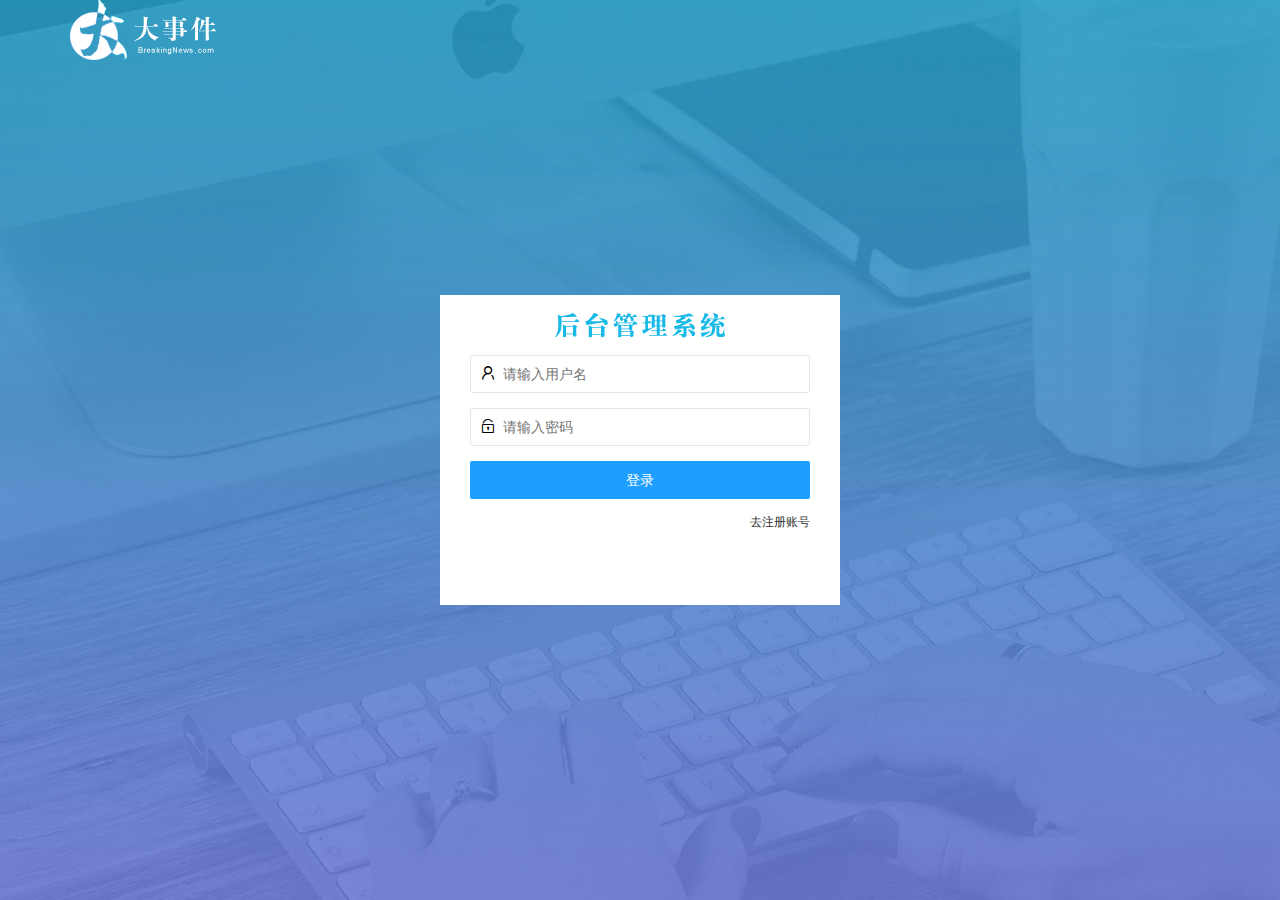
<file: login.html>
<!DOCTYPE html>
<html lang="en">

<head>
    <meta charset="UTF-8">
    <meta http-equiv="X-UA-Compatible" content="IE=edge">
    <meta name="viewport" content="width=device-width, initial-scale=1.0">
    <title>大事件-登录/注册</title>
    <link rel="stylesheet" href="/assets/css/login.css" />
    <!-- 导入layUI样式 -->
    <link rel="stylesheet" href="/assets/lib/layui/css/layui.css" />
</head>

<body>
    <!-- 头部的Logo区域 -->
    <div class="layui-main">
        <img src="/assets/images/logo.png" alt="" />
    </div>


    <!-- 登录注册区域 -->
    <div class="loginAndRegBox">
        <div class="title-box"></div>

        <!-- 登录的div -->
        <div class="login-box">
            <!-- 登录的表单 -->
            <form class="layui-form" id="form_login">
                <!-- 用户名 -->
                <div class="layui-form-item">
                    <i class="layui-icon layui-icon-username"></i>
                    <input type="text" name="username" required lay-verify="required" placeholder="请输入用户名" autocomplete="off" class="layui-input">
                </div>
                <!-- 密码 -->
                <div class="layui-form-item">
                    <i class="layui-icon layui-icon-password"></i>
                    <input type="password" name="password" required lay-verify="required|pwd" placeholder="请输入密码" autocomplete="off" class="layui-input">
                </div>
                <!-- 登录按钮 -->
                <div class="layui-form-item">
                    <button class="layui-btn layui-btn-fluid layui-btn-normal" lay-submit>登录</button>
                </div>
                <div class="layui-form-item links">
                    <a href="javascript:;" id="link_reg">去注册账号</a>
                </div>
            </form>

        </div>

        <!-- 注册的div -->
        <div class="reg-box">
            <!-- 注册的表单 -->
            <form class="layui-form" id="form_reg">
                <!-- 用户名 -->
                <div class="layui-form-item">
                    <i class="layui-icon layui-icon-username"></i>
                    <input type="text" name="username" required lay-verify="required" placeholder="请输入用户名" autocomplete="off" class="layui-input">
                </div>
                <!-- 密码 -->
                <div class="layui-form-item">
                    <i class="layui-icon layui-icon-password"></i>
                    <input type="password" name="password" required lay-verify="required|pwd" placeholder="请输入密码" autocomplete="off" class="layui-input">
                </div>
                <!-- 确认密码 -->
                <div class="layui-form-item">
                    <i class="layui-icon layui-icon-password"></i>
                    <input type="password" name="repassword" required lay-verify="required|pwd|repwd" placeholder="再次输入密码" autocomplete="off" class="layui-input">
                </div>
                <!-- 注册按钮 -->
                <div class="layui-form-item">
                    <button class="layui-btn layui-btn-fluid layui-btn-normal" lay-submit>注册</button>
                </div>
                <div class="layui-form-item links">
                    <a href="javascript:;" id="link_login">去登录</a>
                </div>
            </form>
        </div>
    </div>

    <!-- 导入Layui的JS文件 -->
    <script src="/assets/lib/layui/layui.all.js"></script>
    <!-- 导入JQuery -->
    <script src="/assets/lib/jquery.js"></script>
    <script src="/assets/js/baseAPI.js"></script>
    <!-- 导入自己的JavaScript脚本 -->
    <script src="/assets/js/login.js"></script>
</body>

</html>
</file>
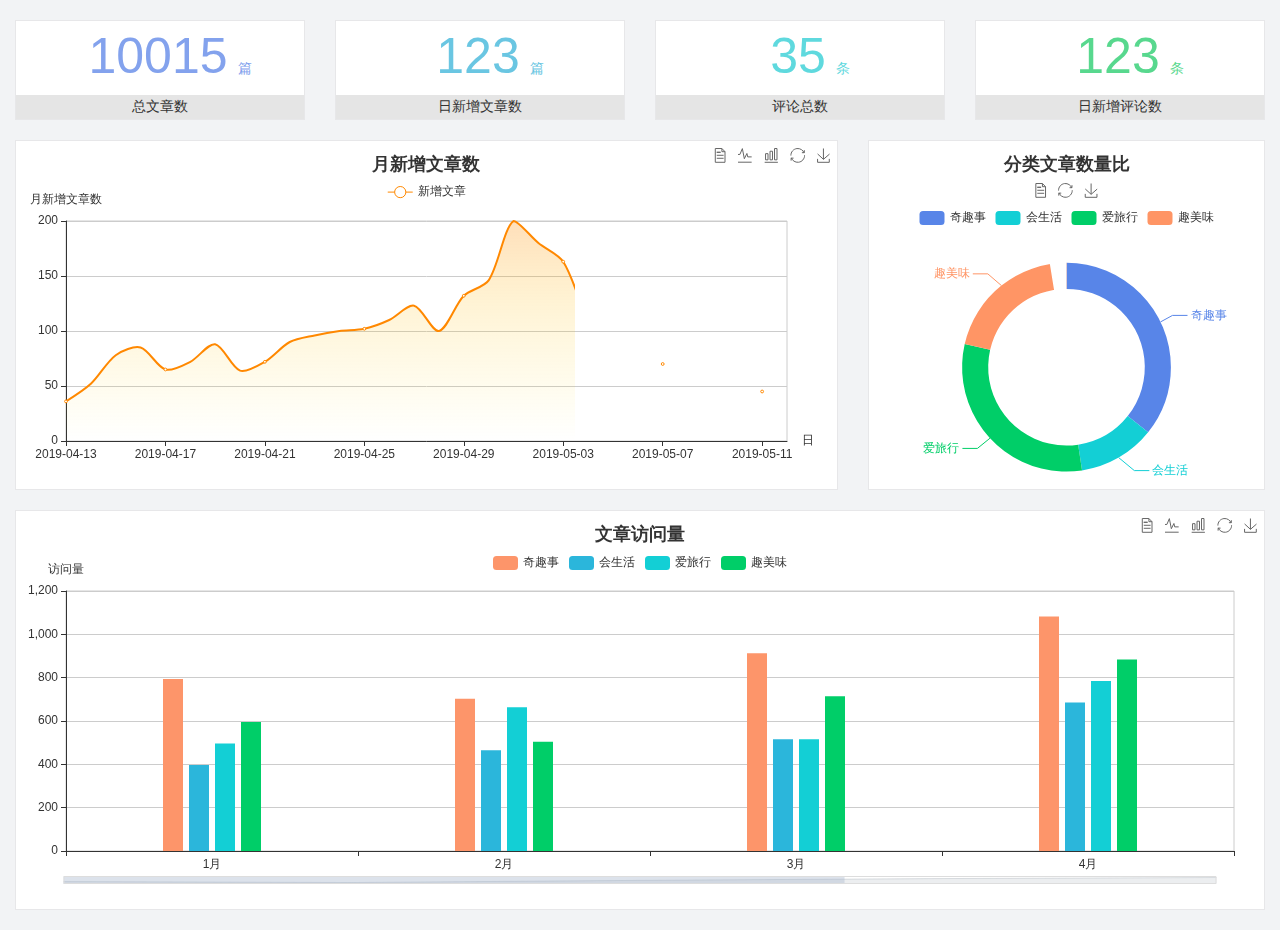
<file: home/dashboard.html>
<!DOCTYPE html>
<html lang="en">

<head>
  <meta charset="UTF-8">
  <meta name="viewport" content="width=device-width, initial-scale=1.0">
  <meta http-equiv="X-UA-Compatible" content="ie=edge">
  <title>图表统计</title>
  <link rel="stylesheet" href="../../assets/lib/bootstrap.css" />
  <link rel="stylesheet" href="../../assets/lib/main.css" />
  <script src="../../assets/lib/jquery.js"></script>
  <script type="text/javascript" src="../../assets/lib/echarts.min.js"></script>
</head>

<body>
  <div class="container-fluid">
    <div class="row spannel_list">
      <div class="col-sm-3 col-xs-6">
        <div class="spannel">
          <em>10015</em><span>篇</span>
          <b>总文章数</b>
        </div>
      </div>
      <div class="col-sm-3 col-xs-6">
        <div class="spannel scolor01">
          <em>123</em><span>篇</span>
          <b>日新增文章数</b>
        </div>
      </div>
      <div class="col-sm-3 col-xs-6">
        <div class="spannel scolor02">
          <em>35</em><span>条</span>
          <b>评论总数</b>
        </div>
      </div>
      <div class="col-sm-3 col-xs-6">
        <div class="spannel scolor03">
          <em>123</em><span>条</span>
          <b>日新增评论数</b>
        </div>
      </div>
    </div>
  </div>

  <div class="container-fluid">
    <div class="row curve-pie">
      <div class="col-lg-8 col-md-8">
        <div class="gragh_pannel" id="curve_show"></div>
      </div>
      <div class="col-lg-4 col-md-4">
        <div class="gragh_pannel" id="pie_show"></div>
      </div>
    </div>
  </div>

  <div class="container-fluid">
    <div class="column_pannel" id="column_show"></div>
  </div>

  <script>
    var oChart = echarts.init(document.getElementById('curve_show'));
    var aList_all = [
      { 'count': 36, 'date': '2019-04-13' },
      { 'count': 52, 'date': '2019-04-14' },
      { 'count': 78, 'date': '2019-04-15' },
      { 'count': 85, 'date': '2019-04-16' },
      { 'count': 65, 'date': '2019-04-17' },
      { 'count': 72, 'date': '2019-04-18' },
      { 'count': 88, 'date': '2019-04-19' },
      { 'count': 64, 'date': '2019-04-20' },
      { 'count': 72, 'date': '2019-04-21' },
      { 'count': 90, 'date': '2019-04-22' },
      { 'count': 96, 'date': '2019-04-23' },
      { 'count': 100, 'date': '2019-04-24' },
      { 'count': 102, 'date': '2019-04-25' },
      { 'count': 110, 'date': '2019-04-26' },
      { 'count': 123, 'date': '2019-04-27' },
      { 'count': 100, 'date': '2019-04-28' },
      { 'count': 132, 'date': '2019-04-29' },
      { 'count': 146, 'date': '2019-04-30' },
      { 'count': 200, 'date': '2019-05-01' },
      { 'count': 180, 'date': '2019-05-02' },
      { 'count': 163, 'date': '2019-05-03' },
      { 'count': 110, 'date': '2019-05-04' },
      { 'count': 80, 'date': '2019-05-05' },
      { 'count': 82, 'date': '2019-05-06' },
      { 'count': 70, 'date': '2019-05-07' },
      { 'count': 65, 'date': '2019-05-08' },
      { 'count': 54, 'date': '2019-05-09' },
      { 'count': 40, 'date': '2019-05-10' },
      { 'count': 45, 'date': '2019-05-11' },
      { 'count': 38, 'date': '2019-05-12' },
    ];

    let aCount = [];
    let aDate = [];

    for (var i = 0; i < aList_all.length; i++) {
      aCount.push(aList_all[i].count);
      aDate.push(aList_all[i].date);
    }

    var chartopt = {
      title: {
        text: '月新增文章数',
        left: 'center',
        top: '10'
      },
      tooltip: {
        trigger: 'axis'
      },
      legend: {
        data: ['新增文章'],
        top: '40'
      },
      toolbox: {
        show: true,
        feature: {
          mark: { show: true },
          dataView: { show: true, readOnly: false },
          magicType: { show: true, type: ['line', 'bar'] },
          restore: { show: true },
          saveAsImage: { show: true }
        }
      },
      calculable: true,
      xAxis: [
        {
          name: '日',
          type: 'category',
          boundaryGap: false,
          data: aDate
        }
      ],
      yAxis: [
        {
          name: '月新增文章数',
          type: 'value'
        }
      ],
      series: [
        {
          name: '新增文章',
          type: 'line',
          smooth: true,
          itemStyle: { normal: { areaStyle: { type: 'default' }, color: '#f80' }, lineStyle: { color: '#f80' } },
          data: aCount
        }],
      areaStyle: {
        normal: {
          color: new echarts.graphic.LinearGradient(0, 0, 0, 1, [{
            offset: 0,
            color: 'rgba(255,136,0,0.39)'
          }, {
            offset: .34,
            color: 'rgba(255,180,0,0.25)'
          }, {
            offset: 1,
            color: 'rgba(255,222,0,0.00)'
          }])

        }
      },
      grid: {
        show: true,
        x: 50,
        x2: 50,
        y: 80,
        height: 220
      }
    };

    oChart.setOption(chartopt);


    var oPie = echarts.init(document.getElementById('pie_show'));
    var oPieopt =
    {
      title: {
        top: 10,
        text: '分类文章数量比',
        x: 'center'
      },
      tooltip: {
        trigger: 'item',
        formatter: "{a} <br/>{b} : {c} ({d}%)"
      },
      color: ['#5885e8', '#13cfd5', '#00ce68', '#ff9565'],
      legend: {
        x: 'center',
        top: 65,
        data: ['奇趣事', '会生活', '爱旅行', '趣美味']
      },
      toolbox: {
        show: true,
        x: 'center',
        top: 35,
        feature: {
          mark: { show: true },
          dataView: { show: true, readOnly: false },
          magicType: {
            show: true,
            type: ['pie', 'funnel'],
            option: {
              funnel: {
                x: '25%',
                width: '50%',
                funnelAlign: 'left',
                max: 1548
              }
            }
          },
          restore: { show: true },
          saveAsImage: { show: true }
        }
      },
      calculable: true,
      series: [
        {
          name: '访问来源',
          type: 'pie',
          radius: ['45%', '60%'],
          center: ['50%', '65%'],
          data: [
            { value: 300, name: '奇趣事' },
            { value: 100, name: '会生活' },
            { value: 260, name: '爱旅行' },
            { value: 180, name: '趣美味' }
          ]
        }
      ]
    };
    oPie.setOption(oPieopt);



    var oColumn = this.echarts.init(document.getElementById('column_show'));
    var oColumnopt =
    {
      title: {
        text: '文章访问量',
        left: 'center',
        top: '10'
      },
      tooltip: {
        trigger: 'axis'
      },
      legend: {
        data: ['奇趣事', '会生活', '爱旅行', '趣美味'],
        top: '40'
      },
      toolbox: {
        show: true,
        feature: {
          mark: { show: true },
          dataView: { show: true, readOnly: false },
          magicType: { show: true, type: ['line', 'bar'] },
          restore: { show: true },
          saveAsImage: { show: true }
        }
      },
      calculable: true,
      xAxis: [
        {
          type: 'category',
          data: ['1月', '2月', '3月', '4月', '5月']
        }
      ],
      yAxis: [
        {
          name: '访问量',
          type: 'value'
        }
      ],
      series: [
        {
          name: '奇趣事',
          type: 'bar',
          barWidth: 20,
          itemStyle: {
            normal: { areaStyle: { type: 'default' }, color: '#fd956a' }
          },
          data: [800, 708, 920, 1090, 1200]
        },
        {
          name: '会生活',
          type: 'bar',
          barWidth: 20,
          itemStyle: {
            normal: { areaStyle: { type: 'default' }, color: '#2bb6db' }
          },
          data: [400, 468, 520, 690, 800]
        },
        {
          name: '爱旅行',
          type: 'bar',
          barWidth: 20,
          itemStyle: {
            normal: { areaStyle: { type: 'default' }, color: '#13cfd5' }
          },
          data: [500, 668, 520, 790, 900]
        },
        {
          name: '趣美味',
          type: 'bar',
          barWidth: 20,
          itemStyle: {
            normal: { areaStyle: { type: 'default' }, color: '#00ce68' }
          },
          data: [600, 508, 720, 890, 1000]
        }
      ],
      grid: {
        show: true,
        x: 50,
        x2: 30,
        y: 80,
        height: 260
      },
      dataZoom: [//给x轴设置滚动条
        {
          start: 0,//默认为0
          end: 100 - 1000 / 31,//默认为100
          type: 'slider',
          show: true,
          xAxisIndex: [0],
          handleSize: 0,//滑动条的 左右2个滑动条的大小
          height: 8,//组件高度
          left: 45, //左边的距离
          right: 50,//右边的距离
          bottom: 26,//右边的距离
          handleColor: '#ddd',//h滑动图标的颜色
          handleStyle: {
            borderColor: "#cacaca",
            borderWidth: "1",
            shadowBlur: 2,
            background: "#ddd",
            shadowColor: "#ddd",
          }
        }]
    };
    oColumn.setOption(oColumnopt);
  </script>
</body>

</html>
</file>
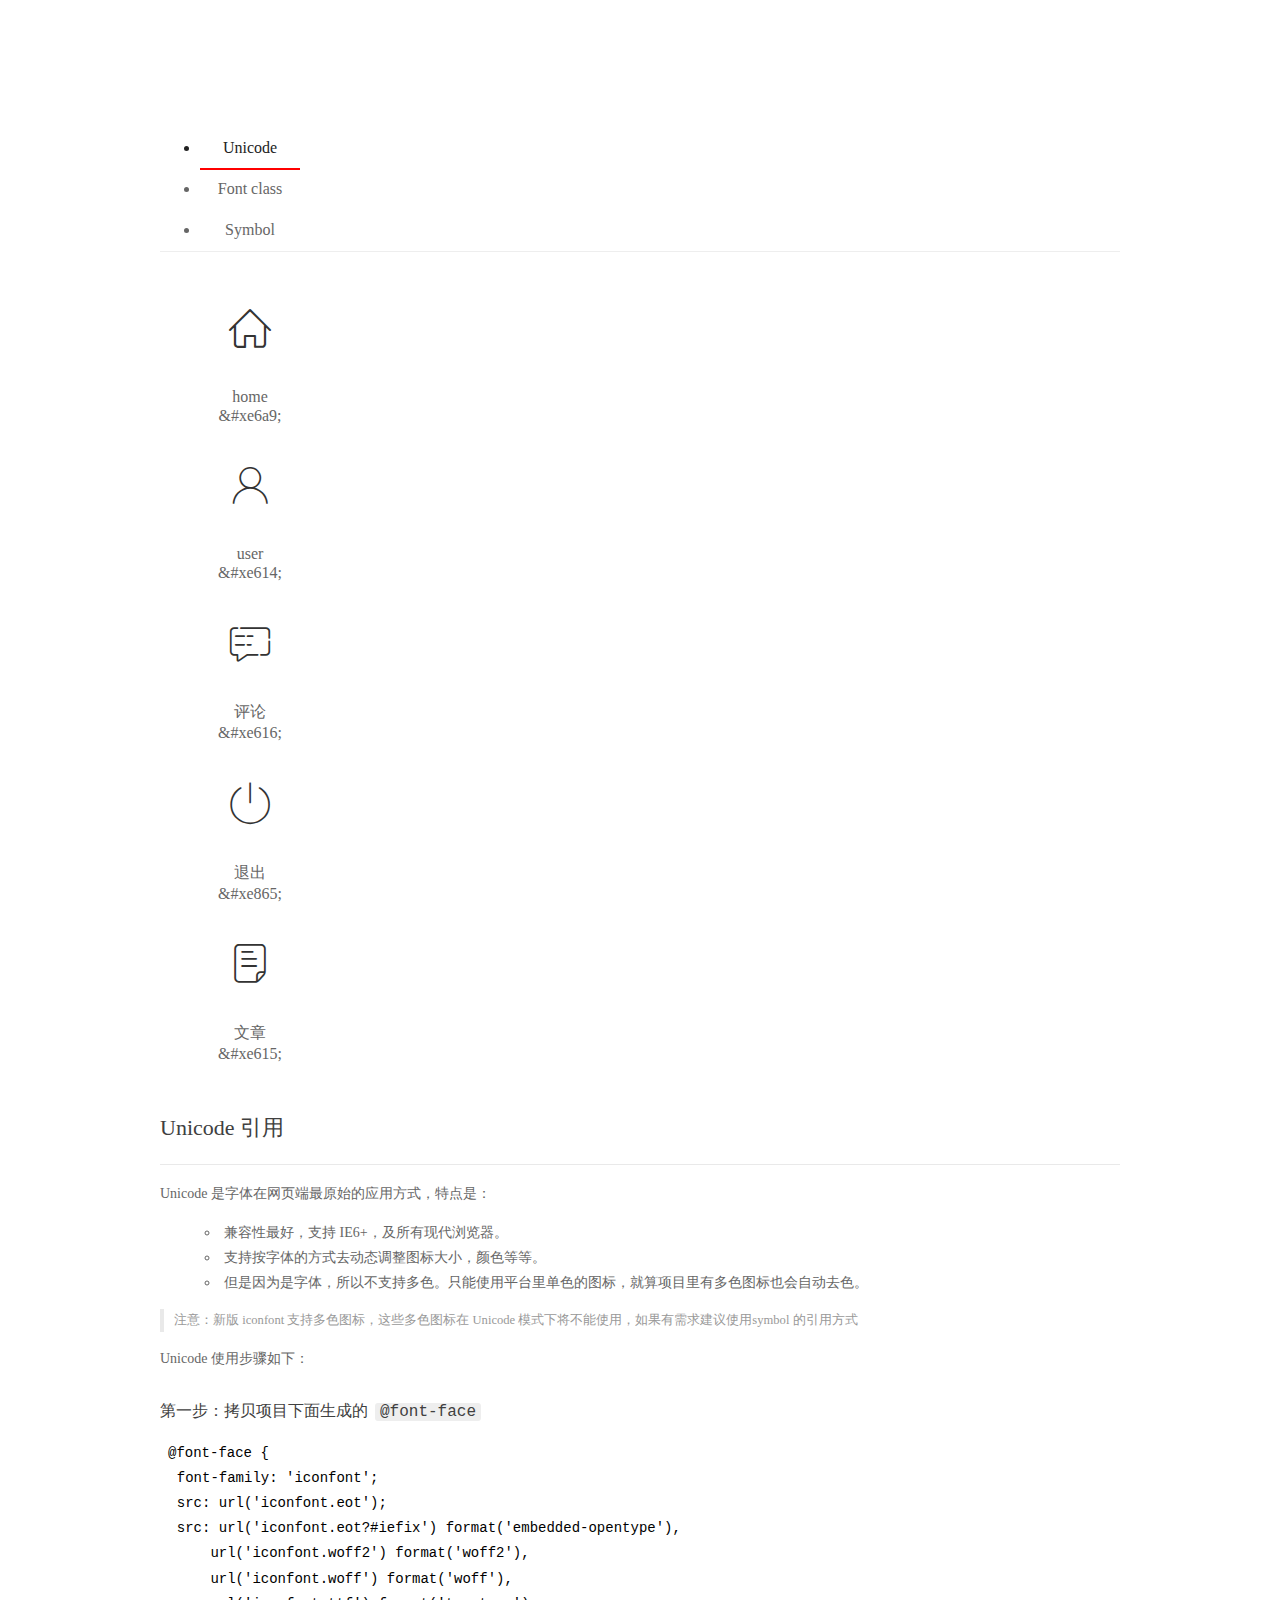
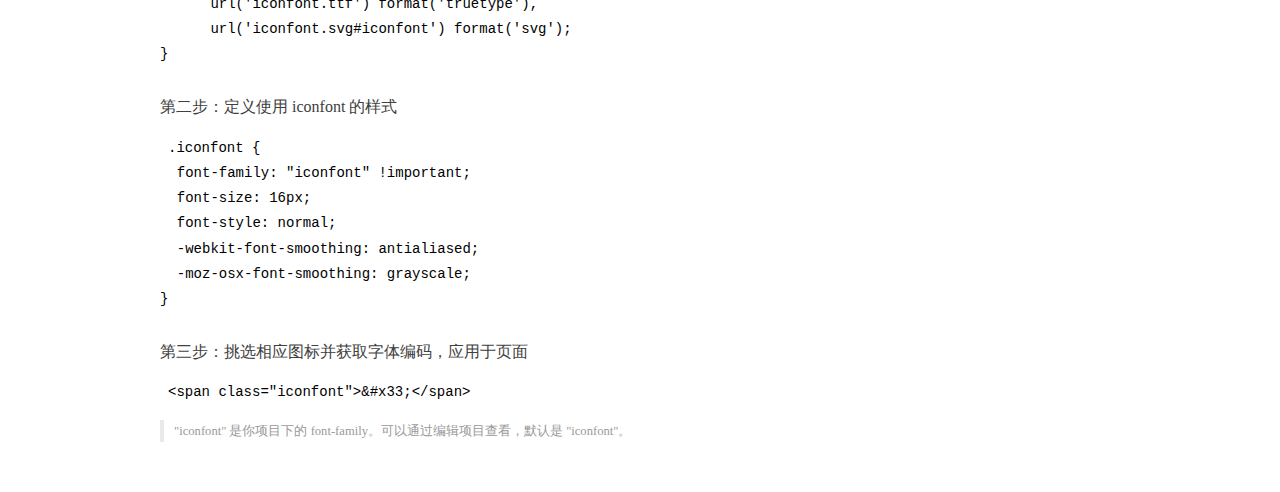
<file: assets/fonts/demo_index.html>
<!DOCTYPE html>
<html>
<head>
  <meta charset="utf-8"/>
  <title>IconFont Demo</title>
  <link rel="shortcut icon" href="https://gtms04.alicdn.com/tps/i4/TB1_oz6GVXXXXaFXpXXJDFnIXXX-64-64.ico" type="image/x-icon"/>
  <link rel="stylesheet" href="https://g.alicdn.com/thx/cube/1.3.2/cube.min.css">
  <link rel="stylesheet" href="demo.css">
  <link rel="stylesheet" href="iconfont.css">
  <script src="iconfont.js"></script>
  <!-- jQuery -->
  <script src="https://a1.alicdn.com/oss/uploads/2018/12/26/7bfddb60-08e8-11e9-9b04-53e73bb6408b.js"></script>
  <!-- 代码高亮 -->
  <script src="https://a1.alicdn.com/oss/uploads/2018/12/26/a3f714d0-08e6-11e9-8a15-ebf944d7534c.js"></script>
</head>
<body>
  <div class="main">
    <h1 class="logo"><a href="https://www.iconfont.cn/" title="iconfont 首页" target="_blank">&#xe86b;</a></h1>
    <div class="nav-tabs">
      <ul id="tabs" class="dib-box">
        <li class="dib active"><span>Unicode</span></li>
        <li class="dib"><span>Font class</span></li>
        <li class="dib"><span>Symbol</span></li>
      </ul>
      
    </div>
    <div class="tab-container">
      <div class="content unicode" style="display: block;">
          <ul class="icon_lists dib-box">
          
            <li class="dib">
              <span class="icon iconfont">&#xe6a9;</span>
                <div class="name">home</div>
                <div class="code-name">&amp;#xe6a9;</div>
              </li>
          
            <li class="dib">
              <span class="icon iconfont">&#xe614;</span>
                <div class="name">user</div>
                <div class="code-name">&amp;#xe614;</div>
              </li>
          
            <li class="dib">
              <span class="icon iconfont">&#xe616;</span>
                <div class="name">评论</div>
                <div class="code-name">&amp;#xe616;</div>
              </li>
          
            <li class="dib">
              <span class="icon iconfont">&#xe865;</span>
                <div class="name">退出</div>
                <div class="code-name">&amp;#xe865;</div>
              </li>
          
            <li class="dib">
              <span class="icon iconfont">&#xe615;</span>
                <div class="name">文章</div>
                <div class="code-name">&amp;#xe615;</div>
              </li>
          
          </ul>
          <div class="article markdown">
          <h2 id="unicode-">Unicode 引用</h2>
          <hr>

          <p>Unicode 是字体在网页端最原始的应用方式，特点是：</p>
          <ul>
            <li>兼容性最好，支持 IE6+，及所有现代浏览器。</li>
            <li>支持按字体的方式去动态调整图标大小，颜色等等。</li>
            <li>但是因为是字体，所以不支持多色。只能使用平台里单色的图标，就算项目里有多色图标也会自动去色。</li>
          </ul>
          <blockquote>
            <p>注意：新版 iconfont 支持多色图标，这些多色图标在 Unicode 模式下将不能使用，如果有需求建议使用symbol 的引用方式</p>
          </blockquote>
          <p>Unicode 使用步骤如下：</p>
          <h3 id="-font-face">第一步：拷贝项目下面生成的 <code>@font-face</code></h3>
<pre><code class="language-css"
>@font-face {
  font-family: 'iconfont';
  src: url('iconfont.eot');
  src: url('iconfont.eot?#iefix') format('embedded-opentype'),
      url('iconfont.woff2') format('woff2'),
      url('iconfont.woff') format('woff'),
      url('iconfont.ttf') format('truetype'),
      url('iconfont.svg#iconfont') format('svg');
}
</code></pre>
          <h3 id="-iconfont-">第二步：定义使用 iconfont 的样式</h3>
<pre><code class="language-css"
>.iconfont {
  font-family: "iconfont" !important;
  font-size: 16px;
  font-style: normal;
  -webkit-font-smoothing: antialiased;
  -moz-osx-font-smoothing: grayscale;
}
</code></pre>
          <h3 id="-">第三步：挑选相应图标并获取字体编码，应用于页面</h3>
<pre>
<code class="language-html"
>&lt;span class="iconfont"&gt;&amp;#x33;&lt;/span&gt;
</code></pre>
          <blockquote>
            <p>"iconfont" 是你项目下的 font-family。可以通过编辑项目查看，默认是 "iconfont"。</p>
          </blockquote>
          </div>
      </div>
      <div class="content font-class">
        <ul class="icon_lists dib-box">
          
          <li class="dib">
            <span class="icon iconfont icon-home"></span>
            <div class="name">
              home
            </div>
            <div class="code-name">.icon-home
            </div>
          </li>
          
          <li class="dib">
            <span class="icon iconfont icon-user"></span>
            <div class="name">
              user
            </div>
            <div class="code-name">.icon-user
            </div>
          </li>
          
          <li class="dib">
            <span class="icon iconfont icon-pinglun"></span>
            <div class="name">
              评论
            </div>
            <div class="code-name">.icon-pinglun
            </div>
          </li>
          
          <li class="dib">
            <span class="icon iconfont icon-tuichu"></span>
            <div class="name">
              退出
            </div>
            <div class="code-name">.icon-tuichu
            </div>
          </li>
          
          <li class="dib">
            <span class="icon iconfont icon-16"></span>
            <div class="name">
              文章
            </div>
            <div class="code-name">.icon-16
            </div>
          </li>
          
        </ul>
        <div class="article markdown">
        <h2 id="font-class-">font-class 引用</h2>
        <hr>

        <p>font-class 是 Unicode 使用方式的一种变种，主要是解决 Unicode 书写不直观，语意不明确的问题。</p>
        <p>与 Unicode 使用方式相比，具有如下特点：</p>
        <ul>
          <li>兼容性良好，支持 IE8+，及所有现代浏览器。</li>
          <li>相比于 Unicode 语意明确，书写更直观。可以很容易分辨这个 icon 是什么。</li>
          <li>因为使用 class 来定义图标，所以当要替换图标时，只需要修改 class 里面的 Unicode 引用。</li>
          <li>不过因为本质上还是使用的字体，所以多色图标还是不支持的。</li>
        </ul>
        <p>使用步骤如下：</p>
        <h3 id="-fontclass-">第一步：引入项目下面生成的 fontclass 代码：</h3>
<pre><code class="language-html">&lt;link rel="stylesheet" href="./iconfont.css"&gt;
</code></pre>
        <h3 id="-">第二步：挑选相应图标并获取类名，应用于页面：</h3>
<pre><code class="language-html">&lt;span class="iconfont icon-xxx"&gt;&lt;/span&gt;
</code></pre>
        <blockquote>
          <p>"
            iconfont" 是你项目下的 font-family。可以通过编辑项目查看，默认是 "iconfont"。</p>
        </blockquote>
      </div>
      </div>
      <div class="content symbol">
          <ul class="icon_lists dib-box">
          
            <li class="dib">
                <svg class="icon svg-icon" aria-hidden="true">
                  <use xlink:href="#icon-home"></use>
                </svg>
                <div class="name">home</div>
                <div class="code-name">#icon-home</div>
            </li>
          
            <li class="dib">
                <svg class="icon svg-icon" aria-hidden="true">
                  <use xlink:href="#icon-user"></use>
                </svg>
                <div class="name">user</div>
                <div class="code-name">#icon-user</div>
            </li>
          
            <li class="dib">
                <svg class="icon svg-icon" aria-hidden="true">
                  <use xlink:href="#icon-pinglun"></use>
                </svg>
                <div class="name">评论</div>
                <div class="code-name">#icon-pinglun</div>
            </li>
          
            <li class="dib">
                <svg class="icon svg-icon" aria-hidden="true">
                  <use xlink:href="#icon-tuichu"></use>
                </svg>
                <div class="name">退出</div>
                <div class="code-name">#icon-tuichu</div>
            </li>
          
            <li class="dib">
                <svg class="icon svg-icon" aria-hidden="true">
                  <use xlink:href="#icon-16"></use>
                </svg>
                <div class="name">文章</div>
                <div class="code-name">#icon-16</div>
            </li>
          
          </ul>
          <div class="article markdown">
          <h2 id="symbol-">Symbol 引用</h2>
          <hr>

          <p>这是一种全新的使用方式，应该说这才是未来的主流，也是平台目前推荐的用法。相关介绍可以参考这篇<a href="">文章</a>
            这种用法其实是做了一个 SVG 的集合，与另外两种相比具有如下特点：</p>
          <ul>
            <li>支持多色图标了，不再受单色限制。</li>
            <li>通过一些技巧，支持像字体那样，通过 <code>font-size</code>, <code>color</code> 来调整样式。</li>
            <li>兼容性较差，支持 IE9+，及现代浏览器。</li>
            <li>浏览器渲染 SVG 的性能一般，还不如 png。</li>
          </ul>
          <p>使用步骤如下：</p>
          <h3 id="-symbol-">第一步：引入项目下面生成的 symbol 代码：</h3>
<pre><code class="language-html">&lt;script src="./iconfont.js"&gt;&lt;/script&gt;
</code></pre>
          <h3 id="-css-">第二步：加入通用 CSS 代码（引入一次就行）：</h3>
<pre><code class="language-html">&lt;style&gt;
.icon {
  width: 1em;
  height: 1em;
  vertical-align: -0.15em;
  fill: currentColor;
  overflow: hidden;
}
&lt;/style&gt;
</code></pre>
          <h3 id="-">第三步：挑选相应图标并获取类名，应用于页面：</h3>
<pre><code class="language-html">&lt;svg class="icon" aria-hidden="true"&gt;
  &lt;use xlink:href="#icon-xxx"&gt;&lt;/use&gt;
&lt;/svg&gt;
</code></pre>
          </div>
      </div>

    </div>
  </div>
  <script>
  $(document).ready(function () {
      $('.tab-container .content:first').show()

      $('#tabs li').click(function (e) {
        var tabContent = $('.tab-container .content')
        var index = $(this).index()

        if ($(this).hasClass('active')) {
          return
        } else {
          $('#tabs li').removeClass('active')
          $(this).addClass('active')

          tabContent.hide().eq(index).fadeIn()
        }
      })
    })
  </script>
</body>
</html>
</file>
<file: assets/css/login.css>
html,
body {
    margin: 0;
    padding: 0;
    height: 100%;
    width: 100%;
    background: url('/assets/images/login_bg.jpg') no-repeat center;
    background-size: cover;
}

.loginAndRegBox {
    width: 400px;
    height: 310px;
    background-color: #fff;
    position: absolute;
    left: 50%;
    top: 50%;
    transform: translate(-50%, -50%);
}

.title-box {
    height: 60px;
    background: url('/assets/images/login_title.png') no-repeat center;
}

.reg-box {
    display: none;
}

.layui-form {
    padding: 0 30px;
}

.links {
    display: flex;
    justify-content: flex-end;
}

.links a {
    font-size: 12px;
}

.layui-form-item {
    position: relative;
}

.layui-icon {
    position: absolute;
    left: 10px;
    top: 10px;
}

input.layui-input {
    padding-left: 32px;
}
</file>
<file: assets/lib/layui/css/layui.css>
/** layui-v2.5.5 MIT License By https://www.layui.com */
 .layui-inline,img{display:inline-block;vertical-align:middle}h1,h2,h3,h4,h5,h6{font-weight:400}.layui-edge,.layui-header,.layui-inline,.layui-main{position:relative}.layui-body,.layui-edge,.layui-elip{overflow:hidden}.layui-btn,.layui-edge,.layui-inline,img{vertical-align:middle}.layui-btn,.layui-disabled,.layui-icon,.layui-unselect{-moz-user-select:none;-webkit-user-select:none;-ms-user-select:none}.layui-elip,.layui-form-checkbox span,.layui-form-pane .layui-form-label{text-overflow:ellipsis;white-space:nowrap}.layui-breadcrumb,.layui-tree-btnGroup{visibility:hidden}blockquote,body,button,dd,div,dl,dt,form,h1,h2,h3,h4,h5,h6,input,li,ol,p,pre,td,textarea,th,ul{margin:0;padding:0;-webkit-tap-highlight-color:rgba(0,0,0,0)}a:active,a:hover{outline:0}img{border:none}li{list-style:none}table{border-collapse:collapse;border-spacing:0}h4,h5,h6{font-size:100%}button,input,optgroup,option,select,textarea{font-family:inherit;font-size:inherit;font-style:inherit;font-weight:inherit;outline:0}pre{white-space:pre-wrap;white-space:-moz-pre-wrap;white-space:-pre-wrap;white-space:-o-pre-wrap;word-wrap:break-word}body{line-height:24px;font:14px Helvetica Neue,Helvetica,PingFang SC,Tahoma,Arial,sans-serif}hr{height:1px;margin:10px 0;border:0;clear:both}a{color:#333;text-decoration:none}a:hover{color:#777}a cite{font-style:normal;*cursor:pointer}.layui-border-box,.layui-border-box *{box-sizing:border-box}.layui-box,.layui-box *{box-sizing:content-box}.layui-clear{clear:both;*zoom:1}.layui-clear:after{content:'\20';clear:both;*zoom:1;display:block;height:0}.layui-inline{*display:inline;*zoom:1}.layui-edge{display:inline-block;width:0;height:0;border-width:6px;border-style:dashed;border-color:transparent}.layui-edge-top{top:-4px;border-bottom-color:#999;border-bottom-style:solid}.layui-edge-right{border-left-color:#999;border-left-style:solid}.layui-edge-bottom{top:2px;border-top-color:#999;border-top-style:solid}.layui-edge-left{border-right-color:#999;border-right-style:solid}.layui-disabled,.layui-disabled:hover{color:#d2d2d2!important;cursor:not-allowed!important}.layui-circle{border-radius:100%}.layui-show{display:block!important}.layui-hide{display:none!important}@font-face{font-family:layui-icon;src:url(../font/iconfont.eot?v=250);src:url(../font/iconfont.eot?v=250#iefix) format('embedded-opentype'),url(../font/iconfont.woff2?v=250) format('woff2'),url(../font/iconfont.woff?v=250) format('woff'),url(../font/iconfont.ttf?v=250) format('truetype'),url(../font/iconfont.svg?v=250#layui-icon) format('svg')}.layui-icon{font-family:layui-icon!important;font-size:16px;font-style:normal;-webkit-font-smoothing:antialiased;-moz-osx-font-smoothing:grayscale}.layui-icon-reply-fill:before{content:"\e611"}.layui-icon-set-fill:before{content:"\e614"}.layui-icon-menu-fill:before{content:"\e60f"}.layui-icon-search:before{content:"\e615"}.layui-icon-share:before{content:"\e641"}.layui-icon-set-sm:before{content:"\e620"}.layui-icon-engine:before{content:"\e628"}.layui-icon-close:before{content:"\1006"}.layui-icon-close-fill:before{content:"\1007"}.layui-icon-chart-screen:before{content:"\e629"}.layui-icon-star:before{content:"\e600"}.layui-icon-circle-dot:before{content:"\e617"}.layui-icon-chat:before{content:"\e606"}.layui-icon-release:before{content:"\e609"}.layui-icon-list:before{content:"\e60a"}.layui-icon-chart:before{content:"\e62c"}.layui-icon-ok-circle:before{content:"\1005"}.layui-icon-layim-theme:before{content:"\e61b"}.layui-icon-table:before{content:"\e62d"}.layui-icon-right:before{content:"\e602"}.layui-icon-left:before{content:"\e603"}.layui-icon-cart-simple:before{content:"\e698"}.layui-icon-face-cry:before{content:"\e69c"}.layui-icon-face-smile:before{content:"\e6af"}.layui-icon-survey:before{content:"\e6b2"}.layui-icon-tree:before{content:"\e62e"}.layui-icon-upload-circle:before{content:"\e62f"}.layui-icon-add-circle:before{content:"\e61f"}.layui-icon-download-circle:before{content:"\e601"}.layui-icon-templeate-1:before{content:"\e630"}.layui-icon-util:before{content:"\e631"}.layui-icon-face-surprised:before{content:"\e664"}.layui-icon-edit:before{content:"\e642"}.layui-icon-speaker:before{content:"\e645"}.layui-icon-down:before{content:"\e61a"}.layui-icon-file:before{content:"\e621"}.layui-icon-layouts:before{content:"\e632"}.layui-icon-rate-half:before{content:"\e6c9"}.layui-icon-add-circle-fine:before{content:"\e608"}.layui-icon-prev-circle:before{content:"\e633"}.layui-icon-read:before{content:"\e705"}.layui-icon-404:before{content:"\e61c"}.layui-icon-carousel:before{content:"\e634"}.layui-icon-help:before{content:"\e607"}.layui-icon-code-circle:before{content:"\e635"}.layui-icon-water:before{content:"\e636"}.layui-icon-username:before{content:"\e66f"}.layui-icon-find-fill:before{content:"\e670"}.layui-icon-about:before{content:"\e60b"}.layui-icon-location:before{content:"\e715"}.layui-icon-up:before{content:"\e619"}.layui-icon-pause:before{content:"\e651"}.layui-icon-date:before{content:"\e637"}.layui-icon-layim-uploadfile:before{content:"\e61d"}.layui-icon-delete:before{content:"\e640"}.layui-icon-play:before{content:"\e652"}.layui-icon-top:before{content:"\e604"}.layui-icon-friends:before{content:"\e612"}.layui-icon-refresh-3:before{content:"\e9aa"}.layui-icon-ok:before{content:"\e605"}.layui-icon-layer:before{content:"\e638"}.layui-icon-face-smile-fine:before{content:"\e60c"}.layui-icon-dollar:before{content:"\e659"}.layui-icon-group:before{content:"\e613"}.layui-icon-layim-download:before{content:"\e61e"}.layui-icon-picture-fine:before{content:"\e60d"}.layui-icon-link:before{content:"\e64c"}.layui-icon-diamond:before{content:"\e735"}.layui-icon-log:before{content:"\e60e"}.layui-icon-rate-solid:before{content:"\e67a"}.layui-icon-fonts-del:before{content:"\e64f"}.layui-icon-unlink:before{content:"\e64d"}.layui-icon-fonts-clear:before{content:"\e639"}.layui-icon-triangle-r:before{content:"\e623"}.layui-icon-circle:before{content:"\e63f"}.layui-icon-radio:before{content:"\e643"}.layui-icon-align-center:before{content:"\e647"}.layui-icon-align-right:before{content:"\e648"}.layui-icon-align-left:before{content:"\e649"}.layui-icon-loading-1:before{content:"\e63e"}.layui-icon-return:before{content:"\e65c"}.layui-icon-fonts-strong:before{content:"\e62b"}.layui-icon-upload:before{content:"\e67c"}.layui-icon-dialogue:before{content:"\e63a"}.layui-icon-video:before{content:"\e6ed"}.layui-icon-headset:before{content:"\e6fc"}.layui-icon-cellphone-fine:before{content:"\e63b"}.layui-icon-add-1:before{content:"\e654"}.layui-icon-face-smile-b:before{content:"\e650"}.layui-icon-fonts-html:before{content:"\e64b"}.layui-icon-form:before{content:"\e63c"}.layui-icon-cart:before{content:"\e657"}.layui-icon-camera-fill:before{content:"\e65d"}.layui-icon-tabs:before{content:"\e62a"}.layui-icon-fonts-code:before{content:"\e64e"}.layui-icon-fire:before{content:"\e756"}.layui-icon-set:before{content:"\e716"}.layui-icon-fonts-u:before{content:"\e646"}.layui-icon-triangle-d:before{content:"\e625"}.layui-icon-tips:before{content:"\e702"}.layui-icon-picture:before{content:"\e64a"}.layui-icon-more-vertical:before{content:"\e671"}.layui-icon-flag:before{content:"\e66c"}.layui-icon-loading:before{content:"\e63d"}.layui-icon-fonts-i:before{content:"\e644"}.layui-icon-refresh-1:before{content:"\e666"}.layui-icon-rmb:before{content:"\e65e"}.layui-icon-home:before{content:"\e68e"}.layui-icon-user:before{content:"\e770"}.layui-icon-notice:before{content:"\e667"}.layui-icon-login-weibo:before{content:"\e675"}.layui-icon-voice:before{content:"\e688"}.layui-icon-upload-drag:before{content:"\e681"}.layui-icon-login-qq:before{content:"\e676"}.layui-icon-snowflake:before{content:"\e6b1"}.layui-icon-file-b:before{content:"\e655"}.layui-icon-template:before{content:"\e663"}.layui-icon-auz:before{content:"\e672"}.layui-icon-console:before{content:"\e665"}.layui-icon-app:before{content:"\e653"}.layui-icon-prev:before{content:"\e65a"}.layui-icon-website:before{content:"\e7ae"}.layui-icon-next:before{content:"\e65b"}.layui-icon-component:before{content:"\e857"}.layui-icon-more:before{content:"\e65f"}.layui-icon-login-wechat:before{content:"\e677"}.layui-icon-shrink-right:before{content:"\e668"}.layui-icon-spread-left:before{content:"\e66b"}.layui-icon-camera:before{content:"\e660"}.layui-icon-note:before{content:"\e66e"}.layui-icon-refresh:before{content:"\e669"}.layui-icon-female:before{content:"\e661"}.layui-icon-male:before{content:"\e662"}.layui-icon-password:before{content:"\e673"}.layui-icon-senior:before{content:"\e674"}.layui-icon-theme:before{content:"\e66a"}.layui-icon-tread:before{content:"\e6c5"}.layui-icon-praise:before{content:"\e6c6"}.layui-icon-star-fill:before{content:"\e658"}.layui-icon-rate:before{content:"\e67b"}.layui-icon-template-1:before{content:"\e656"}.layui-icon-vercode:before{content:"\e679"}.layui-icon-cellphone:before{content:"\e678"}.layui-icon-screen-full:before{content:"\e622"}.layui-icon-screen-restore:before{content:"\e758"}.layui-icon-cols:before{content:"\e610"}.layui-icon-export:before{content:"\e67d"}.layui-icon-print:before{content:"\e66d"}.layui-icon-slider:before{content:"\e714"}.layui-icon-addition:before{content:"\e624"}.layui-icon-subtraction:before{content:"\e67e"}.layui-icon-service:before{content:"\e626"}.layui-icon-transfer:before{content:"\e691"}.layui-main{width:1140px;margin:0 auto}.layui-header{z-index:1000;height:60px}.layui-header a:hover{transition:all .5s;-webkit-transition:all .5s}.layui-side{position:fixed;left:0;top:0;bottom:0;z-index:999;width:200px;overflow-x:hidden}.layui-side-scroll{position:relative;width:220px;height:100%;overflow-x:hidden}.layui-body{position:absolute;left:200px;right:0;top:0;bottom:0;z-index:998;width:auto;overflow-y:auto;box-sizing:border-box}.layui-layout-body{overflow:hidden}.layui-layout-admin .layui-header{background-color:#23262E}.layui-layout-admin .layui-side{top:60px;width:200px;overflow-x:hidden}.layui-layout-admin .layui-body{position:fixed;top:60px;bottom:44px}.layui-layout-admin .layui-main{width:auto;margin:0 15px}.layui-layout-admin .layui-footer{position:fixed;left:200px;right:0;bottom:0;height:44px;line-height:44px;padding:0 15px;background-color:#eee}.layui-layout-admin .layui-logo{position:absolute;left:0;top:0;width:200px;height:100%;line-height:60px;text-align:center;color:#009688;font-size:16px}.layui-layout-admin .layui-header .layui-nav{background:0 0}.layui-layout-left{position:absolute!important;left:200px;top:0}.layui-layout-right{position:absolute!important;right:0;top:0}.layui-container{position:relative;margin:0 auto;padding:0 15px;box-sizing:border-box}.layui-fluid{position:relative;margin:0 auto;padding:0 15px}.layui-row:after,.layui-row:before{content:'';display:block;clear:both}.layui-col-lg1,.layui-col-lg10,.layui-col-lg11,.layui-col-lg12,.layui-col-lg2,.layui-col-lg3,.layui-col-lg4,.layui-col-lg5,.layui-col-lg6,.layui-col-lg7,.layui-col-lg8,.layui-col-lg9,.layui-col-md1,.layui-col-md10,.layui-col-md11,.layui-col-md12,.layui-col-md2,.layui-col-md3,.layui-col-md4,.layui-col-md5,.layui-col-md6,.layui-col-md7,.layui-col-md8,.layui-col-md9,.layui-col-sm1,.layui-col-sm10,.layui-col-sm11,.layui-col-sm12,.layui-col-sm2,.layui-col-sm3,.layui-col-sm4,.layui-col-sm5,.layui-col-sm6,.layui-col-sm7,.layui-col-sm8,.layui-col-sm9,.layui-col-xs1,.layui-col-xs10,.layui-col-xs11,.layui-col-xs12,.layui-col-xs2,.layui-col-xs3,.layui-col-xs4,.layui-col-xs5,.layui-col-xs6,.layui-col-xs7,.layui-col-xs8,.layui-col-xs9{position:relative;display:block;box-sizing:border-box}.layui-col-xs1,.layui-col-xs10,.layui-col-xs11,.layui-col-xs12,.layui-col-xs2,.layui-col-xs3,.layui-col-xs4,.layui-col-xs5,.layui-col-xs6,.layui-col-xs7,.layui-col-xs8,.layui-col-xs9{float:left}.layui-col-xs1{width:8.33333333%}.layui-col-xs2{width:16.66666667%}.layui-col-xs3{width:25%}.layui-col-xs4{width:33.33333333%}.layui-col-xs5{width:41.66666667%}.layui-col-xs6{width:50%}.layui-col-xs7{width:58.33333333%}.layui-col-xs8{width:66.66666667%}.layui-col-xs9{width:75%}.layui-col-xs10{width:83.33333333%}.layui-col-xs11{width:91.66666667%}.layui-col-xs12{width:100%}.layui-col-xs-offset1{margin-left:8.33333333%}.layui-col-xs-offset2{margin-left:16.66666667%}.layui-col-xs-offset3{margin-left:25%}.layui-col-xs-offset4{margin-left:33.33333333%}.layui-col-xs-offset5{margin-left:41.66666667%}.layui-col-xs-offset6{margin-left:50%}.layui-col-xs-offset7{margin-left:58.33333333%}.layui-col-xs-offset8{margin-left:66.66666667%}.layui-col-xs-offset9{margin-left:75%}.layui-col-xs-offset10{margin-left:83.33333333%}.layui-col-xs-offset11{margin-left:91.66666667%}.layui-col-xs-offset12{margin-left:100%}@media screen and (max-width:768px){.layui-hide-xs{display:none!important}.layui-show-xs-block{display:block!important}.layui-show-xs-inline{display:inline!important}.layui-show-xs-inline-block{display:inline-block!important}}@media screen and (min-width:768px){.layui-container{width:750px}.layui-hide-sm{display:none!important}.layui-show-sm-block{display:block!important}.layui-show-sm-inline{display:inline!important}.layui-show-sm-inline-block{display:inline-block!important}.layui-col-sm1,.layui-col-sm10,.layui-col-sm11,.layui-col-sm12,.layui-col-sm2,.layui-col-sm3,.layui-col-sm4,.layui-col-sm5,.layui-col-sm6,.layui-col-sm7,.layui-col-sm8,.layui-col-sm9{float:left}.layui-col-sm1{width:8.33333333%}.layui-col-sm2{width:16.66666667%}.layui-col-sm3{width:25%}.layui-col-sm4{width:33.33333333%}.layui-col-sm5{width:41.66666667%}.layui-col-sm6{width:50%}.layui-col-sm7{width:58.33333333%}.layui-col-sm8{width:66.66666667%}.layui-col-sm9{width:75%}.layui-col-sm10{width:83.33333333%}.layui-col-sm11{width:91.66666667%}.layui-col-sm12{width:100%}.layui-col-sm-offset1{margin-left:8.33333333%}.layui-col-sm-offset2{margin-left:16.66666667%}.layui-col-sm-offset3{margin-left:25%}.layui-col-sm-offset4{margin-left:33.33333333%}.layui-col-sm-offset5{margin-left:41.66666667%}.layui-col-sm-offset6{margin-left:50%}.layui-col-sm-offset7{margin-left:58.33333333%}.layui-col-sm-offset8{margin-left:66.66666667%}.layui-col-sm-offset9{margin-left:75%}.layui-col-sm-offset10{margin-left:83.33333333%}.layui-col-sm-offset11{margin-left:91.66666667%}.layui-col-sm-offset12{margin-left:100%}}@media screen and (min-width:992px){.layui-container{width:970px}.layui-hide-md{display:none!important}.layui-show-md-block{display:block!important}.layui-show-md-inline{display:inline!important}.layui-show-md-inline-block{display:inline-block!important}.layui-col-md1,.layui-col-md10,.layui-col-md11,.layui-col-md12,.layui-col-md2,.layui-col-md3,.layui-col-md4,.layui-col-md5,.layui-col-md6,.layui-col-md7,.layui-col-md8,.layui-col-md9{float:left}.layui-col-md1{width:8.33333333%}.layui-col-md2{width:16.66666667%}.layui-col-md3{width:25%}.layui-col-md4{width:33.33333333%}.layui-col-md5{width:41.66666667%}.layui-col-md6{width:50%}.layui-col-md7{width:58.33333333%}.layui-col-md8{width:66.66666667%}.layui-col-md9{width:75%}.layui-col-md10{width:83.33333333%}.layui-col-md11{width:91.66666667%}.layui-col-md12{width:100%}.layui-col-md-offset1{margin-left:8.33333333%}.layui-col-md-offset2{margin-left:16.66666667%}.layui-col-md-offset3{margin-left:25%}.layui-col-md-offset4{margin-left:33.33333333%}.layui-col-md-offset5{margin-left:41.66666667%}.layui-col-md-offset6{margin-left:50%}.layui-col-md-offset7{margin-left:58.33333333%}.layui-col-md-offset8{margin-left:66.66666667%}.layui-col-md-offset9{margin-left:75%}.layui-col-md-offset10{margin-left:83.33333333%}.layui-col-md-offset11{margin-left:91.66666667%}.layui-col-md-offset12{margin-left:100%}}@media screen and (min-width:1200px){.layui-container{width:1170px}.layui-hide-lg{display:none!important}.layui-show-lg-block{display:block!important}.layui-show-lg-inline{display:inline!important}.layui-show-lg-inline-block{display:inline-block!important}.layui-col-lg1,.layui-col-lg10,.layui-col-lg11,.layui-col-lg12,.layui-col-lg2,.layui-col-lg3,.layui-col-lg4,.layui-col-lg5,.layui-col-lg6,.layui-col-lg7,.layui-col-lg8,.layui-col-lg9{float:left}.layui-col-lg1{width:8.33333333%}.layui-col-lg2{width:16.66666667%}.layui-col-lg3{width:25%}.layui-col-lg4{width:33.33333333%}.layui-col-lg5{width:41.66666667%}.layui-col-lg6{width:50%}.layui-col-lg7{width:58.33333333%}.layui-col-lg8{width:66.66666667%}.layui-col-lg9{width:75%}.layui-col-lg10{width:83.33333333%}.layui-col-lg11{width:91.66666667%}.layui-col-lg12{width:100%}.layui-col-lg-offset1{margin-left:8.33333333%}.layui-col-lg-offset2{margin-left:16.66666667%}.layui-col-lg-offset3{margin-left:25%}.layui-col-lg-offset4{margin-left:33.33333333%}.layui-col-lg-offset5{margin-left:41.66666667%}.layui-col-lg-offset6{margin-left:50%}.layui-col-lg-offset7{margin-left:58.33333333%}.layui-col-lg-offset8{margin-left:66.66666667%}.layui-col-lg-offset9{margin-left:75%}.layui-col-lg-offset10{margin-left:83.33333333%}.layui-col-lg-offset11{margin-left:91.66666667%}.layui-col-lg-offset12{margin-left:100%}}.layui-col-space1{margin:-.5px}.layui-col-space1>*{padding:.5px}.layui-col-space3{margin:-1.5px}.layui-col-space3>*{padding:1.5px}.layui-col-space5{margin:-2.5px}.layui-col-space5>*{padding:2.5px}.layui-col-space8{margin:-3.5px}.layui-col-space8>*{padding:3.5px}.layui-col-space10{margin:-5px}.layui-col-space10>*{padding:5px}.layui-col-space12{margin:-6px}.layui-col-space12>*{padding:6px}.layui-col-space15{margin:-7.5px}.layui-col-space15>*{padding:7.5px}.layui-col-space18{margin:-9px}.layui-col-space18>*{padding:9px}.layui-col-space20{margin:-10px}.layui-col-space20>*{padding:10px}.layui-col-space22{margin:-11px}.layui-col-space22>*{padding:11px}.layui-col-space25{margin:-12.5px}.layui-col-space25>*{padding:12.5px}.layui-col-space30{margin:-15px}.layui-col-space30>*{padding:15px}.layui-btn,.layui-input,.layui-select,.layui-textarea,.layui-upload-button{outline:0;-webkit-appearance:none;transition:all .3s;-webkit-transition:all .3s;box-sizing:border-box}.layui-elem-quote{margin-bottom:10px;padding:15px;line-height:22px;border-left:5px solid #009688;border-radius:0 2px 2px 0;background-color:#f2f2f2}.layui-quote-nm{border-style:solid;border-width:1px 1px 1px 5px;background:0 0}.layui-elem-field{margin-bottom:10px;padding:0;border-width:1px;border-style:solid}.layui-elem-field legend{margin-left:20px;padding:0 10px;font-size:20px;font-weight:300}.layui-field-title{margin:10px 0 20px;border-width:1px 0 0}.layui-field-box{padding:10px 15px}.layui-field-title .layui-field-box{padding:10px 0}.layui-progress{position:relative;height:6px;border-radius:20px;background-color:#e2e2e2}.layui-progress-bar{position:absolute;left:0;top:0;width:0;max-width:100%;height:6px;border-radius:20px;text-align:right;background-color:#5FB878;transition:all .3s;-webkit-transition:all .3s}.layui-progress-big,.layui-progress-big .layui-progress-bar{height:18px;line-height:18px}.layui-progress-text{position:relative;top:-20px;line-height:18px;font-size:12px;color:#666}.layui-progress-big .layui-progress-text{position:static;padding:0 10px;color:#fff}.layui-collapse{border-width:1px;border-style:solid;border-radius:2px}.layui-colla-content,.layui-colla-item{border-top-width:1px;border-top-style:solid}.layui-colla-item:first-child{border-top:none}.layui-colla-title{position:relative;height:42px;line-height:42px;padding:0 15px 0 35px;color:#333;background-color:#f2f2f2;cursor:pointer;font-size:14px;overflow:hidden}.layui-colla-content{display:none;padding:10px 15px;line-height:22px;color:#666}.layui-colla-icon{position:absolute;left:15px;top:0;font-size:14px}.layui-card{margin-bottom:15px;border-radius:2px;background-color:#fff;box-shadow:0 1px 2px 0 rgba(0,0,0,.05)}.layui-card:last-child{margin-bottom:0}.layui-card-header{position:relative;height:42px;line-height:42px;padding:0 15px;border-bottom:1px solid #f6f6f6;color:#333;border-radius:2px 2px 0 0;font-size:14px}.layui-bg-black,.layui-bg-blue,.layui-bg-cyan,.layui-bg-green,.layui-bg-orange,.layui-bg-red{color:#fff!important}.layui-card-body{position:relative;padding:10px 15px;line-height:24px}.layui-card-body[pad15]{padding:15px}.layui-card-body[pad20]{padding:20px}.layui-card-body .layui-table{margin:5px 0}.layui-card .layui-tab{margin:0}.layui-panel-window{position:relative;padding:15px;border-radius:0;border-top:5px solid #E6E6E6;background-color:#fff}.layui-auxiliar-moving{position:fixed;left:0;right:0;top:0;bottom:0;width:100%;height:100%;background:0 0;z-index:9999999999}.layui-form-label,.layui-form-mid,.layui-form-select,.layui-input-block,.layui-input-inline,.layui-textarea{position:relative}.layui-bg-red{background-color:#FF5722!important}.layui-bg-orange{background-color:#FFB800!important}.layui-bg-green{background-color:#009688!important}.layui-bg-cyan{background-color:#2F4056!important}.layui-bg-blue{background-color:#1E9FFF!important}.layui-bg-black{background-color:#393D49!important}.layui-bg-gray{background-color:#eee!important;color:#666!important}.layui-badge-rim,.layui-colla-content,.layui-colla-item,.layui-collapse,.layui-elem-field,.layui-form-pane .layui-form-item[pane],.layui-form-pane .layui-form-label,.layui-input,.layui-layedit,.layui-layedit-tool,.layui-quote-nm,.layui-select,.layui-tab-bar,.layui-tab-card,.layui-tab-title,.layui-tab-title .layui-this:after,.layui-textarea{border-color:#e6e6e6}.layui-timeline-item:before,hr{background-color:#e6e6e6}.layui-text{line-height:22px;font-size:14px;color:#666}.layui-text h1,.layui-text h2,.layui-text h3{font-weight:500;color:#333}.layui-text h1{font-size:30px}.layui-text h2{font-size:24px}.layui-text h3{font-size:18px}.layui-text a:not(.layui-btn){color:#01AAED}.layui-text a:not(.layui-btn):hover{text-decoration:underline}.layui-text ul{padding:5px 0 5px 15px}.layui-text ul li{margin-top:5px;list-style-type:disc}.layui-text em,.layui-word-aux{color:#999!important;padding:0 5px!important}.layui-btn{display:inline-block;height:38px;line-height:38px;padding:0 18px;background-color:#009688;color:#fff;white-space:nowrap;text-align:center;font-size:14px;border:none;border-radius:2px;cursor:pointer}.layui-btn:hover{opacity:.8;filter:alpha(opacity=80);color:#fff}.layui-btn:active{opacity:1;filter:alpha(opacity=100)}.layui-btn+.layui-btn{margin-left:10px}.layui-btn-container{font-size:0}.layui-btn-container .layui-btn{margin-right:10px;margin-bottom:10px}.layui-btn-container .layui-btn+.layui-btn{margin-left:0}.layui-table .layui-btn-container .layui-btn{margin-bottom:9px}.layui-btn-radius{border-radius:100px}.layui-btn .layui-icon{margin-right:3px;font-size:18px;vertical-align:bottom;vertical-align:middle\9}.layui-btn-primary{border:1px solid #C9C9C9;background-color:#fff;color:#555}.layui-btn-primary:hover{border-color:#009688;color:#333}.layui-btn-normal{background-color:#1E9FFF}.layui-btn-warm{background-color:#FFB800}.layui-btn-danger{background-color:#FF5722}.layui-btn-checked{background-color:#5FB878}.layui-btn-disabled,.layui-btn-disabled:active,.layui-btn-disabled:hover{border:1px solid #e6e6e6;background-color:#FBFBFB;color:#C9C9C9;cursor:not-allowed;opacity:1}.layui-btn-lg{height:44px;line-height:44px;padding:0 25px;font-size:16px}.layui-btn-sm{height:30px;line-height:30px;padding:0 10px;font-size:12px}.layui-btn-sm i{font-size:16px!important}.layui-btn-xs{height:22px;line-height:22px;padding:0 5px;font-size:12px}.layui-btn-xs i{font-size:14px!important}.layui-btn-group{display:inline-block;vertical-align:middle;font-size:0}.layui-btn-group .layui-btn{margin-left:0!important;margin-right:0!important;border-left:1px solid rgba(255,255,255,.5);border-radius:0}.layui-btn-group .layui-btn-primary{border-left:none}.layui-btn-group .layui-btn-primary:hover{border-color:#C9C9C9;color:#009688}.layui-btn-group .layui-btn:first-child{border-left:none;border-radius:2px 0 0 2px}.layui-btn-group .layui-btn-primary:first-child{border-left:1px solid #c9c9c9}.layui-btn-group .layui-btn:last-child{border-radius:0 2px 2px 0}.layui-btn-group .layui-btn+.layui-btn{margin-left:0}.layui-btn-group+.layui-btn-group{margin-left:10px}.layui-btn-fluid{width:100%}.layui-input,.layui-select,.layui-textarea{height:38px;line-height:1.3;line-height:38px\9;border-width:1px;border-style:solid;background-color:#fff;border-radius:2px}.layui-input::-webkit-input-placeholder,.layui-select::-webkit-input-placeholder,.layui-textarea::-webkit-input-placeholder{line-height:1.3}.layui-input,.layui-textarea{display:block;width:100%;padding-left:10px}.layui-input:hover,.layui-textarea:hover{border-color:#D2D2D2!important}.layui-input:focus,.layui-textarea:focus{border-color:#C9C9C9!important}.layui-textarea{min-height:100px;height:auto;line-height:20px;padding:6px 10px;resize:vertical}.layui-select{padding:0 10px}.layui-form input[type=checkbox],.layui-form input[type=radio],.layui-form select{display:none}.layui-form [lay-ignore]{display:initial}.layui-form-item{margin-bottom:15px;clear:both;*zoom:1}.layui-form-item:after{content:'\20';clear:both;*zoom:1;display:block;height:0}.layui-form-label{float:left;display:block;padding:9px 15px;width:80px;font-weight:400;line-height:20px;text-align:right}.layui-form-label-col{display:block;float:none;padding:9px 0;line-height:20px;text-align:left}.layui-form-item .layui-inline{margin-bottom:5px;margin-right:10px}.layui-input-block{margin-left:110px;min-height:36px}.layui-input-inline{display:inline-block;vertical-align:middle}.layui-form-item .layui-input-inline{float:left;width:190px;margin-right:10px}.layui-form-text .layui-input-inline{width:auto}.layui-form-mid{float:left;display:block;padding:9px 0!important;line-height:20px;margin-right:10px}.layui-form-danger+.layui-form-select .layui-input,.layui-form-danger:focus{border-color:#FF5722!important}.layui-form-select .layui-input{padding-right:30px;cursor:pointer}.layui-form-select .layui-edge{position:absolute;right:10px;top:50%;margin-top:-3px;cursor:pointer;border-width:6px;border-top-color:#c2c2c2;border-top-style:solid;transition:all .3s;-webkit-transition:all .3s}.layui-form-select dl{display:none;position:absolute;left:0;top:42px;padding:5px 0;z-index:899;min-width:100%;border:1px solid #d2d2d2;max-height:300px;overflow-y:auto;background-color:#fff;border-radius:2px;box-shadow:0 2px 4px rgba(0,0,0,.12);box-sizing:border-box}.layui-form-select dl dd,.layui-form-select dl dt{padding:0 10px;line-height:36px;white-space:nowrap;overflow:hidden;text-overflow:ellipsis}.layui-form-select dl dt{font-size:12px;color:#999}.layui-form-select dl dd{cursor:pointer}.layui-form-select dl dd:hover{background-color:#f2f2f2;-webkit-transition:.5s all;transition:.5s all}.layui-form-select .layui-select-group dd{padding-left:20px}.layui-form-select dl dd.layui-select-tips{padding-left:10px!important;color:#999}.layui-form-select dl dd.layui-this{background-color:#5FB878;color:#fff}.layui-form-checkbox,.layui-form-select dl dd.layui-disabled{background-color:#fff}.layui-form-selected dl{display:block}.layui-form-checkbox,.layui-form-checkbox *,.layui-form-switch{display:inline-block;vertical-align:middle}.layui-form-selected .layui-edge{margin-top:-9px;-webkit-transform:rotate(180deg);transform:rotate(180deg);margin-top:-3px\9}:root .layui-form-selected .layui-edge{margin-top:-9px\0/IE9}.layui-form-selectup dl{top:auto;bottom:42px}.layui-select-none{margin:5px 0;text-align:center;color:#999}.layui-select-disabled .layui-disabled{border-color:#eee!important}.layui-select-disabled .layui-edge{border-top-color:#d2d2d2}.layui-form-checkbox{position:relative;height:30px;line-height:30px;margin-right:10px;padding-right:30px;cursor:pointer;font-size:0;-webkit-transition:.1s linear;transition:.1s linear;box-sizing:border-box}.layui-form-checkbox span{padding:0 10px;height:100%;font-size:14px;border-radius:2px 0 0 2px;background-color:#d2d2d2;color:#fff;overflow:hidden}.layui-form-checkbox:hover span{background-color:#c2c2c2}.layui-form-checkbox i{position:absolute;right:0;top:0;width:30px;height:28px;border:1px solid #d2d2d2;border-left:none;border-radius:0 2px 2px 0;color:#fff;font-size:20px;text-align:center}.layui-form-checkbox:hover i{border-color:#c2c2c2;color:#c2c2c2}.layui-form-checked,.layui-form-checked:hover{border-color:#5FB878}.layui-form-checked span,.layui-form-checked:hover span{background-color:#5FB878}.layui-form-checked i,.layui-form-checked:hover i{color:#5FB878}.layui-form-item .layui-form-checkbox{margin-top:4px}.layui-form-checkbox[lay-skin=primary]{height:auto!important;line-height:normal!important;min-width:18px;min-height:18px;border:none!important;margin-right:0;padding-left:28px;padding-right:0;background:0 0}.layui-form-checkbox[lay-skin=primary] span{padding-left:0;padding-right:15px;line-height:18px;background:0 0;color:#666}.layui-form-checkbox[lay-skin=primary] i{right:auto;left:0;width:16px;height:16px;line-height:16px;border:1px solid #d2d2d2;font-size:12px;border-radius:2px;background-color:#fff;-webkit-transition:.1s linear;transition:.1s linear}.layui-form-checkbox[lay-skin=primary]:hover i{border-color:#5FB878;color:#fff}.layui-form-checked[lay-skin=primary] i{border-color:#5FB878!important;background-color:#5FB878;color:#fff}.layui-checkbox-disbaled[lay-skin=primary] span{background:0 0!important;color:#c2c2c2}.layui-checkbox-disbaled[lay-skin=primary]:hover i{border-color:#d2d2d2}.layui-form-item .layui-form-checkbox[lay-skin=primary]{margin-top:10px}.layui-form-switch{position:relative;height:22px;line-height:22px;min-width:35px;padding:0 5px;margin-top:8px;border:1px solid #d2d2d2;border-radius:20px;cursor:pointer;background-color:#fff;-webkit-transition:.1s linear;transition:.1s linear}.layui-form-switch i{position:absolute;left:5px;top:3px;width:16px;height:16px;border-radius:20px;background-color:#d2d2d2;-webkit-transition:.1s linear;transition:.1s linear}.layui-form-switch em{position:relative;top:0;width:25px;margin-left:21px;padding:0!important;text-align:center!important;color:#999!important;font-style:normal!important;font-size:12px}.layui-form-onswitch{border-color:#5FB878;background-color:#5FB878}.layui-checkbox-disbaled,.layui-checkbox-disbaled i{border-color:#e2e2e2!important}.layui-form-onswitch i{left:100%;margin-left:-21px;background-color:#fff}.layui-form-onswitch em{margin-left:5px;margin-right:21px;color:#fff!important}.layui-checkbox-disbaled span{background-color:#e2e2e2!important}.layui-checkbox-disbaled:hover i{color:#fff!important}[lay-radio]{display:none}.layui-form-radio,.layui-form-radio *{display:inline-block;vertical-align:middle}.layui-form-radio{line-height:28px;margin:6px 10px 0 0;padding-right:10px;cursor:pointer;font-size:0}.layui-form-radio *{font-size:14px}.layui-form-radio>i{margin-right:8px;font-size:22px;color:#c2c2c2}.layui-form-radio>i:hover,.layui-form-radioed>i{color:#5FB878}.layui-radio-disbaled>i{color:#e2e2e2!important}.layui-form-pane .layui-form-label{width:110px;padding:8px 15px;height:38px;line-height:20px;border-width:1px;border-style:solid;border-radius:2px 0 0 2px;text-align:center;background-color:#FBFBFB;overflow:hidden;box-sizing:border-box}.layui-form-pane .layui-input-inline{margin-left:-1px}.layui-form-pane .layui-input-block{margin-left:110px;left:-1px}.layui-form-pane .layui-input{border-radius:0 2px 2px 0}.layui-form-pane .layui-form-text .layui-form-label{float:none;width:100%;border-radius:2px;box-sizing:border-box;text-align:left}.layui-form-pane .layui-form-text .layui-input-inline{display:block;margin:0;top:-1px;clear:both}.layui-form-pane .layui-form-text .layui-input-block{margin:0;left:0;top:-1px}.layui-form-pane .layui-form-text .layui-textarea{min-height:100px;border-radius:0 0 2px 2px}.layui-form-pane .layui-form-checkbox{margin:4px 0 4px 10px}.layui-form-pane .layui-form-radio,.layui-form-pane .layui-form-switch{margin-top:6px;margin-left:10px}.layui-form-pane .layui-form-item[pane]{position:relative;border-width:1px;border-style:solid}.layui-form-pane .layui-form-item[pane] .layui-form-label{position:absolute;left:0;top:0;height:100%;border-width:0 1px 0 0}.layui-form-pane .layui-form-item[pane] .layui-input-inline{margin-left:110px}@media screen and (max-width:450px){.layui-form-item .layui-form-label{text-overflow:ellipsis;overflow:hidden;white-space:nowrap}.layui-form-item .layui-inline{display:block;margin-right:0;margin-bottom:20px;clear:both}.layui-form-item .layui-inline:after{content:'\20';clear:both;display:block;height:0}.layui-form-item .layui-input-inline{display:block;float:none;left:-3px;width:auto;margin:0 0 10px 112px}.layui-form-item .layui-input-inline+.layui-form-mid{margin-left:110px;top:-5px;padding:0}.layui-form-item .layui-form-checkbox{margin-right:5px;margin-bottom:5px}}.layui-layedit{border-width:1px;border-style:solid;border-radius:2px}.layui-layedit-tool{padding:3px 5px;border-bottom-width:1px;border-bottom-style:solid;font-size:0}.layedit-tool-fixed{position:fixed;top:0;border-top:1px solid #e2e2e2}.layui-layedit-tool .layedit-tool-mid,.layui-layedit-tool .layui-icon{display:inline-block;vertical-align:middle;text-align:center;font-size:14px}.layui-layedit-tool .layui-icon{position:relative;width:32px;height:30px;line-height:30px;margin:3px 5px;color:#777;cursor:pointer;border-radius:2px}.layui-layedit-tool .layui-icon:hover{color:#393D49}.layui-layedit-tool .layui-icon:active{color:#000}.layui-layedit-tool .layedit-tool-active{background-color:#e2e2e2;color:#000}.layui-layedit-tool .layui-disabled,.layui-layedit-tool .layui-disabled:hover{color:#d2d2d2;cursor:not-allowed}.layui-layedit-tool .layedit-tool-mid{width:1px;height:18px;margin:0 10px;background-color:#d2d2d2}.layedit-tool-html{width:50px!important;font-size:30px!important}.layedit-tool-b,.layedit-tool-code,.layedit-tool-help{font-size:16px!important}.layedit-tool-d,.layedit-tool-face,.layedit-tool-image,.layedit-tool-unlink{font-size:18px!important}.layedit-tool-image input{position:absolute;font-size:0;left:0;top:0;width:100%;height:100%;opacity:.01;filter:Alpha(opacity=1);cursor:pointer}.layui-layedit-iframe iframe{display:block;width:100%}#LAY_layedit_code{overflow:hidden}.layui-laypage{display:inline-block;*display:inline;*zoom:1;vertical-align:middle;margin:10px 0;font-size:0}.layui-laypage>a:first-child,.layui-laypage>a:first-child em{border-radius:2px 0 0 2px}.layui-laypage>a:last-child,.layui-laypage>a:last-child em{border-radius:0 2px 2px 0}.layui-laypage>:first-child{margin-left:0!important}.layui-laypage>:last-child{margin-right:0!important}.layui-laypage a,.layui-laypage button,.layui-laypage input,.layui-laypage select,.layui-laypage span{border:1px solid #e2e2e2}.layui-laypage a,.layui-laypage span{display:inline-block;*display:inline;*zoom:1;vertical-align:middle;padding:0 15px;height:28px;line-height:28px;margin:0 -1px 5px 0;background-color:#fff;color:#333;font-size:12px}.layui-flow-more a *,.layui-laypage input,.layui-table-view select[lay-ignore]{display:inline-block}.layui-laypage a:hover{color:#009688}.layui-laypage em{font-style:normal}.layui-laypage .layui-laypage-spr{color:#999;font-weight:700}.layui-laypage a{text-decoration:none}.layui-laypage .layui-laypage-curr{position:relative}.layui-laypage .layui-laypage-curr em{position:relative;color:#fff}.layui-laypage .layui-laypage-curr .layui-laypage-em{position:absolute;left:-1px;top:-1px;padding:1px;width:100%;height:100%;background-color:#009688}.layui-laypage-em{border-radius:2px}.layui-laypage-next em,.layui-laypage-prev em{font-family:Sim sun;font-size:16px}.layui-laypage .layui-laypage-count,.layui-laypage .layui-laypage-limits,.layui-laypage .layui-laypage-refresh,.layui-laypage .layui-laypage-skip{margin-left:10px;margin-right:10px;padding:0;border:none}.layui-laypage .layui-laypage-limits,.layui-laypage .layui-laypage-refresh{vertical-align:top}.layui-laypage .layui-laypage-refresh i{font-size:18px;cursor:pointer}.layui-laypage select{height:22px;padding:3px;border-radius:2px;cursor:pointer}.layui-laypage .layui-laypage-skip{height:30px;line-height:30px;color:#999}.layui-laypage button,.layui-laypage input{height:30px;line-height:30px;border-radius:2px;vertical-align:top;background-color:#fff;box-sizing:border-box}.layui-laypage input{width:40px;margin:0 10px;padding:0 3px;text-align:center}.layui-laypage input:focus,.layui-laypage select:focus{border-color:#009688!important}.layui-laypage button{margin-left:10px;padding:0 10px;cursor:pointer}.layui-table,.layui-table-view{margin:10px 0}.layui-flow-more{margin:10px 0;text-align:center;color:#999;font-size:14px}.layui-flow-more a{height:32px;line-height:32px}.layui-flow-more a *{vertical-align:top}.layui-flow-more a cite{padding:0 20px;border-radius:3px;background-color:#eee;color:#333;font-style:normal}.layui-flow-more a cite:hover{opacity:.8}.layui-flow-more a i{font-size:30px;color:#737383}.layui-table{width:100%;background-color:#fff;color:#666}.layui-table tr{transition:all .3s;-webkit-transition:all .3s}.layui-table th{text-align:left;font-weight:400}.layui-table tbody tr:hover,.layui-table thead tr,.layui-table-click,.layui-table-header,.layui-table-hover,.layui-table-mend,.layui-table-patch,.layui-table-tool,.layui-table-total,.layui-table-total tr,.layui-table[lay-even] tr:nth-child(even){background-color:#f2f2f2}.layui-table td,.layui-table th,.layui-table-col-set,.layui-table-fixed-r,.layui-table-grid-down,.layui-table-header,.layui-table-page,.layui-table-tips-main,.layui-table-tool,.layui-table-total,.layui-table-view,.layui-table[lay-skin=line],.layui-table[lay-skin=row]{border-width:1px;border-style:solid;border-color:#e6e6e6}.layui-table td,.layui-table th{position:relative;padding:9px 15px;min-height:20px;line-height:20px;font-size:14px}.layui-table[lay-skin=line] td,.layui-table[lay-skin=line] th{border-width:0 0 1px}.layui-table[lay-skin=row] td,.layui-table[lay-skin=row] th{border-width:0 1px 0 0}.layui-table[lay-skin=nob] td,.layui-table[lay-skin=nob] th{border:none}.layui-table img{max-width:100px}.layui-table[lay-size=lg] td,.layui-table[lay-size=lg] th{padding:15px 30px}.layui-table-view .layui-table[lay-size=lg] .layui-table-cell{height:40px;line-height:40px}.layui-table[lay-size=sm] td,.layui-table[lay-size=sm] th{font-size:12px;padding:5px 10px}.layui-table-view .layui-table[lay-size=sm] .layui-table-cell{height:20px;line-height:20px}.layui-table[lay-data]{display:none}.layui-table-box{position:relative;overflow:hidden}.layui-table-view .layui-table{position:relative;width:auto;margin:0}.layui-table-view .layui-table[lay-skin=line]{border-width:0 1px 0 0}.layui-table-view .layui-table[lay-skin=row]{border-width:0 0 1px}.layui-table-view .layui-table td,.layui-table-view .layui-table th{padding:5px 0;border-top:none;border-left:none}.layui-table-view .layui-table th.layui-unselect .layui-table-cell span{cursor:pointer}.layui-table-view .layui-table td{cursor:default}.layui-table-view .layui-table td[data-edit=text]{cursor:text}.layui-table-view .layui-form-checkbox[lay-skin=primary] i{width:18px;height:18px}.layui-table-view .layui-form-radio{line-height:0;padding:0}.layui-table-view .layui-form-radio>i{margin:0;font-size:20px}.layui-table-init{position:absolute;left:0;top:0;width:100%;height:100%;text-align:center;z-index:110}.layui-table-init .layui-icon{position:absolute;left:50%;top:50%;margin:-15px 0 0 -15px;font-size:30px;color:#c2c2c2}.layui-table-header{border-width:0 0 1px;overflow:hidden}.layui-table-header .layui-table{margin-bottom:-1px}.layui-table-tool .layui-inline[lay-event]{position:relative;width:26px;height:26px;padding:5px;line-height:16px;margin-right:10px;text-align:center;color:#333;border:1px solid #ccc;cursor:pointer;-webkit-transition:.5s all;transition:.5s all}.layui-table-tool .layui-inline[lay-event]:hover{border:1px solid #999}.layui-table-tool-temp{padding-right:120px}.layui-table-tool-self{position:absolute;right:17px;top:10px}.layui-table-tool .layui-table-tool-self .layui-inline[lay-event]{margin:0 0 0 10px}.layui-table-tool-panel{position:absolute;top:29px;left:-1px;padding:5px 0;min-width:150px;min-height:40px;border:1px solid #d2d2d2;text-align:left;overflow-y:auto;background-color:#fff;box-shadow:0 2px 4px rgba(0,0,0,.12)}.layui-table-cell,.layui-table-tool-panel li{overflow:hidden;text-overflow:ellipsis;white-space:nowrap}.layui-table-tool-panel li{padding:0 10px;line-height:30px;-webkit-transition:.5s all;transition:.5s all}.layui-table-tool-panel li .layui-form-checkbox[lay-skin=primary]{width:100%;padding-left:28px}.layui-table-tool-panel li:hover{background-color:#f2f2f2}.layui-table-tool-panel li .layui-form-checkbox[lay-skin=primary] i{position:absolute;left:0;top:0}.layui-table-tool-panel li .layui-form-checkbox[lay-skin=primary] span{padding:0}.layui-table-tool .layui-table-tool-self .layui-table-tool-panel{left:auto;right:-1px}.layui-table-col-set{position:absolute;right:0;top:0;width:20px;height:100%;border-width:0 0 0 1px;background-color:#fff}.layui-table-sort{width:10px;height:20px;margin-left:5px;cursor:pointer!important}.layui-table-sort .layui-edge{position:absolute;left:5px;border-width:5px}.layui-table-sort .layui-table-sort-asc{top:3px;border-top:none;border-bottom-style:solid;border-bottom-color:#b2b2b2}.layui-table-sort .layui-table-sort-asc:hover{border-bottom-color:#666}.layui-table-sort .layui-table-sort-desc{bottom:5px;border-bottom:none;border-top-style:solid;border-top-color:#b2b2b2}.layui-table-sort .layui-table-sort-desc:hover{border-top-color:#666}.layui-table-sort[lay-sort=asc] .layui-table-sort-asc{border-bottom-color:#000}.layui-table-sort[lay-sort=desc] .layui-table-sort-desc{border-top-color:#000}.layui-table-cell{height:28px;line-height:28px;padding:0 15px;position:relative;box-sizing:border-box}.layui-table-cell .layui-form-checkbox[lay-skin=primary]{top:-1px;padding:0}.layui-table-cell .layui-table-link{color:#01AAED}.laytable-cell-checkbox,.laytable-cell-numbers,.laytable-cell-radio,.laytable-cell-space{padding:0;text-align:center}.layui-table-body{position:relative;overflow:auto;margin-right:-1px;margin-bottom:-1px}.layui-table-body .layui-none{line-height:26px;padding:15px;text-align:center;color:#999}.layui-table-fixed{position:absolute;left:0;top:0;z-index:101}.layui-table-fixed .layui-table-body{overflow:hidden}.layui-table-fixed-l{box-shadow:0 -1px 8px rgba(0,0,0,.08)}.layui-table-fixed-r{left:auto;right:-1px;border-width:0 0 0 1px;box-shadow:-1px 0 8px rgba(0,0,0,.08)}.layui-table-fixed-r .layui-table-header{position:relative;overflow:visible}.layui-table-mend{position:absolute;right:-49px;top:0;height:100%;width:50px}.layui-table-tool{position:relative;z-index:890;width:100%;min-height:50px;line-height:30px;padding:10px 15px;border-width:0 0 1px}.layui-table-tool .layui-btn-container{margin-bottom:-10px}.layui-table-page,.layui-table-total{border-width:1px 0 0;margin-bottom:-1px;overflow:hidden}.layui-table-page{position:relative;width:100%;padding:7px 7px 0;height:41px;font-size:12px;white-space:nowrap}.layui-table-page>div{height:26px}.layui-table-page .layui-laypage{margin:0}.layui-table-page .layui-laypage a,.layui-table-page .layui-laypage span{height:26px;line-height:26px;margin-bottom:10px;border:none;background:0 0}.layui-table-page .layui-laypage a,.layui-table-page .layui-laypage span.layui-laypage-curr{padding:0 12px}.layui-table-page .layui-laypage span{margin-left:0;padding:0}.layui-table-page .layui-laypage .layui-laypage-prev{margin-left:-7px!important}.layui-table-page .layui-laypage .layui-laypage-curr .layui-laypage-em{left:0;top:0;padding:0}.layui-table-page .layui-laypage button,.layui-table-page .layui-laypage input{height:26px;line-height:26px}.layui-table-page .layui-laypage input{width:40px}.layui-table-page .layui-laypage button{padding:0 10px}.layui-table-page select{height:18px}.layui-table-patch .layui-table-cell{padding:0;width:30px}.layui-table-edit{position:absolute;left:0;top:0;width:100%;height:100%;padding:0 14px 1px;border-radius:0;box-shadow:1px 1px 20px rgba(0,0,0,.15)}.layui-table-edit:focus{border-color:#5FB878!important}select.layui-table-edit{padding:0 0 0 10px;border-color:#C9C9C9}.layui-table-view .layui-form-checkbox,.layui-table-view .layui-form-radio,.layui-table-view .layui-form-switch{top:0;margin:0;box-sizing:content-box}.layui-table-view .layui-form-checkbox{top:-1px;height:26px;line-height:26px}.layui-table-view .layui-form-checkbox i{height:26px}.layui-table-grid .layui-table-cell{overflow:visible}.layui-table-grid-down{position:absolute;top:0;right:0;width:26px;height:100%;padding:5px 0;border-width:0 0 0 1px;text-align:center;background-color:#fff;color:#999;cursor:pointer}.layui-table-grid-down .layui-icon{position:absolute;top:50%;left:50%;margin:-8px 0 0 -8px}.layui-table-grid-down:hover{background-color:#fbfbfb}body .layui-table-tips .layui-layer-content{background:0 0;padding:0;box-shadow:0 1px 6px rgba(0,0,0,.12)}.layui-table-tips-main{margin:-44px 0 0 -1px;max-height:150px;padding:8px 15px;font-size:14px;overflow-y:scroll;background-color:#fff;color:#666}.layui-table-tips-c{position:absolute;right:-3px;top:-13px;width:20px;height:20px;padding:3px;cursor:pointer;background-color:#666;border-radius:50%;color:#fff}.layui-table-tips-c:hover{background-color:#777}.layui-table-tips-c:before{position:relative;right:-2px}.layui-upload-file{display:none!important;opacity:.01;filter:Alpha(opacity=1)}.layui-upload-drag,.layui-upload-form,.layui-upload-wrap{display:inline-block}.layui-upload-list{margin:10px 0}.layui-upload-choose{padding:0 10px;color:#999}.layui-upload-drag{position:relative;padding:30px;border:1px dashed #e2e2e2;background-color:#fff;text-align:center;cursor:pointer;color:#999}.layui-upload-drag .layui-icon{font-size:50px;color:#009688}.layui-upload-drag[lay-over]{border-color:#009688}.layui-upload-iframe{position:absolute;width:0;height:0;border:0;visibility:hidden}.layui-upload-wrap{position:relative;vertical-align:middle}.layui-upload-wrap .layui-upload-file{display:block!important;position:absolute;left:0;top:0;z-index:10;font-size:100px;width:100%;height:100%;opacity:.01;filter:Alpha(opacity=1);cursor:pointer}.layui-transfer-active,.layui-transfer-box{display:inline-block;vertical-align:middle}.layui-transfer-box,.layui-transfer-header,.layui-transfer-search{border-width:0;border-style:solid;border-color:#e6e6e6}.layui-transfer-box{position:relative;border-width:1px;width:200px;height:360px;border-radius:2px;background-color:#fff}.layui-transfer-box .layui-form-checkbox{width:100%;margin:0!important}.layui-transfer-header{height:38px;line-height:38px;padding:0 10px;border-bottom-width:1px}.layui-transfer-search{position:relative;padding:10px;border-bottom-width:1px}.layui-transfer-search .layui-input{height:32px;padding-left:30px;font-size:12px}.layui-transfer-search .layui-icon-search{position:absolute;left:20px;top:50%;margin-top:-8px;color:#666}.layui-transfer-active{margin:0 15px}.layui-transfer-active .layui-btn{display:block;margin:0;padding:0 15px;background-color:#5FB878;border-color:#5FB878;color:#fff}.layui-transfer-active .layui-btn-disabled{background-color:#FBFBFB;border-color:#e6e6e6;color:#C9C9C9}.layui-transfer-active .layui-btn:first-child{margin-bottom:15px}.layui-transfer-active .layui-btn .layui-icon{margin:0;font-size:14px!important}.layui-transfer-data{padding:5px 0;overflow:auto}.layui-transfer-data li{height:32px;line-height:32px;padding:0 10px}.layui-transfer-data li:hover{background-color:#f2f2f2;transition:.5s all}.layui-transfer-data .layui-none{padding:15px 10px;text-align:center;color:#999}.layui-nav{position:relative;padding:0 20px;background-color:#393D49;color:#fff;border-radius:2px;font-size:0;box-sizing:border-box}.layui-nav *{font-size:14px}.layui-nav .layui-nav-item{position:relative;display:inline-block;*display:inline;*zoom:1;vertical-align:middle;line-height:60px}.layui-nav .layui-nav-item a{display:block;padding:0 20px;color:#fff;color:rgba(255,255,255,.7);transition:all .3s;-webkit-transition:all .3s}.layui-nav .layui-this:after,.layui-nav-bar,.layui-nav-tree .layui-nav-itemed:after{position:absolute;left:0;top:0;width:0;height:5px;background-color:#5FB878;transition:all .2s;-webkit-transition:all .2s}.layui-nav-bar{z-index:1000}.layui-nav .layui-nav-item a:hover,.layui-nav .layui-this a{color:#fff}.layui-nav .layui-this:after{content:'';top:auto;bottom:0;width:100%}.layui-nav-img{width:30px;height:30px;margin-right:10px;border-radius:50%}.layui-nav .layui-nav-more{content:'';width:0;height:0;border-style:solid dashed dashed;border-color:#fff transparent transparent;overflow:hidden;cursor:pointer;transition:all .2s;-webkit-transition:all .2s;position:absolute;top:50%;right:3px;margin-top:-3px;border-width:6px;border-top-color:rgba(255,255,255,.7)}.layui-nav .layui-nav-mored,.layui-nav-itemed>a .layui-nav-more{margin-top:-9px;border-style:dashed dashed solid;border-color:transparent transparent #fff}.layui-nav-child{display:none;position:absolute;left:0;top:65px;min-width:100%;line-height:36px;padding:5px 0;box-shadow:0 2px 4px rgba(0,0,0,.12);border:1px solid #d2d2d2;background-color:#fff;z-index:100;border-radius:2px;white-space:nowrap}.layui-nav .layui-nav-child a{color:#333}.layui-nav .layui-nav-child a:hover{background-color:#f2f2f2;color:#000}.layui-nav-child dd{position:relative}.layui-nav .layui-nav-child dd.layui-this a,.layui-nav-child dd.layui-this{background-color:#5FB878;color:#fff}.layui-nav-child dd.layui-this:after{display:none}.layui-nav-tree{width:200px;padding:0}.layui-nav-tree .layui-nav-item{display:block;width:100%;line-height:45px}.layui-nav-tree .layui-nav-item a{position:relative;height:45px;line-height:45px;text-overflow:ellipsis;overflow:hidden;white-space:nowrap}.layui-nav-tree .layui-nav-item a:hover{background-color:#4E5465}.layui-nav-tree .layui-nav-bar{width:5px;height:0;background-color:#009688}.layui-nav-tree .layui-nav-child dd.layui-this,.layui-nav-tree .layui-nav-child dd.layui-this a,.layui-nav-tree .layui-this,.layui-nav-tree .layui-this>a,.layui-nav-tree .layui-this>a:hover{background-color:#009688;color:#fff}.layui-nav-tree .layui-this:after{display:none}.layui-nav-itemed>a,.layui-nav-tree .layui-nav-title a,.layui-nav-tree .layui-nav-title a:hover{color:#fff!important}.layui-nav-tree .layui-nav-child{position:relative;z-index:0;top:0;border:none;box-shadow:none}.layui-nav-tree .layui-nav-child a{height:40px;line-height:40px;color:#fff;color:rgba(255,255,255,.7)}.layui-nav-tree .layui-nav-child,.layui-nav-tree .layui-nav-child a:hover{background:0 0;color:#fff}.layui-nav-tree .layui-nav-more{right:10px}.layui-nav-itemed>.layui-nav-child{display:block;padding:0;background-color:rgba(0,0,0,.3)!important}.layui-nav-itemed>.layui-nav-child>.layui-this>.layui-nav-child{display:block}.layui-nav-side{position:fixed;top:0;bottom:0;left:0;overflow-x:hidden;z-index:999}.layui-bg-blue .layui-nav-bar,.layui-bg-blue .layui-nav-itemed:after,.layui-bg-blue .layui-this:after{background-color:#93D1FF}.layui-bg-blue .layui-nav-child dd.layui-this{background-color:#1E9FFF}.layui-bg-blue .layui-nav-itemed>a,.layui-nav-tree.layui-bg-blue .layui-nav-title a,.layui-nav-tree.layui-bg-blue .layui-nav-title a:hover{background-color:#007DDB!important}.layui-breadcrumb{font-size:0}.layui-breadcrumb>*{font-size:14px}.layui-breadcrumb a{color:#999!important}.layui-breadcrumb a:hover{color:#5FB878!important}.layui-breadcrumb a cite{color:#666;font-style:normal}.layui-breadcrumb span[lay-separator]{margin:0 10px;color:#999}.layui-tab{margin:10px 0;text-align:left!important}.layui-tab[overflow]>.layui-tab-title{overflow:hidden}.layui-tab-title{position:relative;left:0;height:40px;white-space:nowrap;font-size:0;border-bottom-width:1px;border-bottom-style:solid;transition:all .2s;-webkit-transition:all .2s}.layui-tab-title li{display:inline-block;*display:inline;*zoom:1;vertical-align:middle;font-size:14px;transition:all .2s;-webkit-transition:all .2s;position:relative;line-height:40px;min-width:65px;padding:0 15px;text-align:center;cursor:pointer}.layui-tab-title li a{display:block}.layui-tab-title .layui-this{color:#000}.layui-tab-title .layui-this:after{position:absolute;left:0;top:0;content:'';width:100%;height:41px;border-width:1px;border-style:solid;border-bottom-color:#fff;border-radius:2px 2px 0 0;box-sizing:border-box;pointer-events:none}.layui-tab-bar{position:absolute;right:0;top:0;z-index:10;width:30px;height:39px;line-height:39px;border-width:1px;border-style:solid;border-radius:2px;text-align:center;background-color:#fff;cursor:pointer}.layui-tab-bar .layui-icon{position:relative;display:inline-block;top:3px;transition:all .3s;-webkit-transition:all .3s}.layui-tab-item{display:none}.layui-tab-more{padding-right:30px;height:auto!important;white-space:normal!important}.layui-tab-more li.layui-this:after{border-bottom-color:#e2e2e2;border-radius:2px}.layui-tab-more .layui-tab-bar .layui-icon{top:-2px;top:3px\9;-webkit-transform:rotate(180deg);transform:rotate(180deg)}:root .layui-tab-more .layui-tab-bar .layui-icon{top:-2px\0/IE9}.layui-tab-content{padding:10px}.layui-tab-title li .layui-tab-close{position:relative;display:inline-block;width:18px;height:18px;line-height:20px;margin-left:8px;top:1px;text-align:center;font-size:14px;color:#c2c2c2;transition:all .2s;-webkit-transition:all .2s}.layui-tab-title li .layui-tab-close:hover{border-radius:2px;background-color:#FF5722;color:#fff}.layui-tab-brief>.layui-tab-title .layui-this{color:#009688}.layui-tab-brief>.layui-tab-more li.layui-this:after,.layui-tab-brief>.layui-tab-title .layui-this:after{border:none;border-radius:0;border-bottom:2px solid #5FB878}.layui-tab-brief[overflow]>.layui-tab-title .layui-this:after{top:-1px}.layui-tab-card{border-width:1px;border-style:solid;border-radius:2px;box-shadow:0 2px 5px 0 rgba(0,0,0,.1)}.layui-tab-card>.layui-tab-title{background-color:#f2f2f2}.layui-tab-card>.layui-tab-title li{margin-right:-1px;margin-left:-1px}.layui-tab-card>.layui-tab-title .layui-this{background-color:#fff}.layui-tab-card>.layui-tab-title .layui-this:after{border-top:none;border-width:1px;border-bottom-color:#fff}.layui-tab-card>.layui-tab-title .layui-tab-bar{height:40px;line-height:40px;border-radius:0;border-top:none;border-right:none}.layui-tab-card>.layui-tab-more .layui-this{background:0 0;color:#5FB878}.layui-tab-card>.layui-tab-more .layui-this:after{border:none}.layui-timeline{padding-left:5px}.layui-timeline-item{position:relative;padding-bottom:20px}.layui-timeline-axis{position:absolute;left:-5px;top:0;z-index:10;width:20px;height:20px;line-height:20px;background-color:#fff;color:#5FB878;border-radius:50%;text-align:center;cursor:pointer}.layui-timeline-axis:hover{color:#FF5722}.layui-timeline-item:before{content:'';position:absolute;left:5px;top:0;z-index:0;width:1px;height:100%}.layui-timeline-item:last-child:before{display:none}.layui-timeline-item:first-child:before{display:block}.layui-timeline-content{padding-left:25px}.layui-timeline-title{position:relative;margin-bottom:10px}.layui-badge,.layui-badge-dot,.layui-badge-rim{position:relative;display:inline-block;padding:0 6px;font-size:12px;text-align:center;background-color:#FF5722;color:#fff;border-radius:2px}.layui-badge{height:18px;line-height:18px}.layui-badge-dot{width:8px;height:8px;padding:0;border-radius:50%}.layui-badge-rim{height:18px;line-height:18px;border-width:1px;border-style:solid;background-color:#fff;color:#666}.layui-btn .layui-badge,.layui-btn .layui-badge-dot{margin-left:5px}.layui-nav .layui-badge,.layui-nav .layui-badge-dot{position:absolute;top:50%;margin:-8px 6px 0}.layui-tab-title .layui-badge,.layui-tab-title .layui-badge-dot{left:5px;top:-2px}.layui-carousel{position:relative;left:0;top:0;background-color:#f8f8f8}.layui-carousel>[carousel-item]{position:relative;width:100%;height:100%;overflow:hidden}.layui-carousel>[carousel-item]:before{position:absolute;content:'\e63d';left:50%;top:50%;width:100px;line-height:20px;margin:-10px 0 0 -50px;text-align:center;color:#c2c2c2;font-family:layui-icon!important;font-size:30px;font-style:normal;-webkit-font-smoothing:antialiased;-moz-osx-font-smoothing:grayscale}.layui-carousel>[carousel-item]>*{display:none;position:absolute;left:0;top:0;width:100%;height:100%;background-color:#f8f8f8;transition-duration:.3s;-webkit-transition-duration:.3s}.layui-carousel-updown>*{-webkit-transition:.3s ease-in-out up;transition:.3s ease-in-out up}.layui-carousel-arrow{display:none\9;opacity:0;position:absolute;left:10px;top:50%;margin-top:-18px;width:36px;height:36px;line-height:36px;text-align:center;font-size:20px;border:0;border-radius:50%;background-color:rgba(0,0,0,.2);color:#fff;-webkit-transition-duration:.3s;transition-duration:.3s;cursor:pointer}.layui-carousel-arrow[lay-type=add]{left:auto!important;right:10px}.layui-carousel:hover .layui-carousel-arrow[lay-type=add],.layui-carousel[lay-arrow=always] .layui-carousel-arrow[lay-type=add]{right:20px}.layui-carousel[lay-arrow=always] .layui-carousel-arrow{opacity:1;left:20px}.layui-carousel[lay-arrow=none] .layui-carousel-arrow{display:none}.layui-carousel-arrow:hover,.layui-carousel-ind ul:hover{background-color:rgba(0,0,0,.35)}.layui-carousel:hover .layui-carousel-arrow{display:block\9;opacity:1;left:20px}.layui-carousel-ind{position:relative;top:-35px;width:100%;line-height:0!important;text-align:center;font-size:0}.layui-carousel[lay-indicator=outside]{margin-bottom:30px}.layui-carousel[lay-indicator=outside] .layui-carousel-ind{top:10px}.layui-carousel[lay-indicator=outside] .layui-carousel-ind ul{background-color:rgba(0,0,0,.5)}.layui-carousel[lay-indicator=none] .layui-carousel-ind{display:none}.layui-carousel-ind ul{display:inline-block;padding:5px;background-color:rgba(0,0,0,.2);border-radius:10px;-webkit-transition-duration:.3s;transition-duration:.3s}.layui-carousel-ind li{display:inline-block;width:10px;height:10px;margin:0 3px;font-size:14px;background-color:#e2e2e2;background-color:rgba(255,255,255,.5);border-radius:50%;cursor:pointer;-webkit-transition-duration:.3s;transition-duration:.3s}.layui-carousel-ind li:hover{background-color:rgba(255,255,255,.7)}.layui-carousel-ind li.layui-this{background-color:#fff}.layui-carousel>[carousel-item]>.layui-carousel-next,.layui-carousel>[carousel-item]>.layui-carousel-prev,.layui-carousel>[carousel-item]>.layui-this{display:block}.layui-carousel>[carousel-item]>.layui-this{left:0}.layui-carousel>[carousel-item]>.layui-carousel-prev{left:-100%}.layui-carousel>[carousel-item]>.layui-carousel-next{left:100%}.layui-carousel>[carousel-item]>.layui-carousel-next.layui-carousel-left,.layui-carousel>[carousel-item]>.layui-carousel-prev.layui-carousel-right{left:0}.layui-carousel>[carousel-item]>.layui-this.layui-carousel-left{left:-100%}.layui-carousel>[carousel-item]>.layui-this.layui-carousel-right{left:100%}.layui-carousel[lay-anim=updown] .layui-carousel-arrow{left:50%!important;top:20px;margin:0 0 0 -18px}.layui-carousel[lay-anim=updown]>[carousel-item]>*,.layui-carousel[lay-anim=fade]>[carousel-item]>*{left:0!important}.layui-carousel[lay-anim=updown] .layui-carousel-arrow[lay-type=add]{top:auto!important;bottom:20px}.layui-carousel[lay-anim=updown] .layui-carousel-ind{position:absolute;top:50%;right:20px;width:auto;height:auto}.layui-carousel[lay-anim=updown] .layui-carousel-ind ul{padding:3px 5px}.layui-carousel[lay-anim=updown] .layui-carousel-ind li{display:block;margin:6px 0}.layui-carousel[lay-anim=updown]>[carousel-item]>.layui-this{top:0}.layui-carousel[lay-anim=updown]>[carousel-item]>.layui-carousel-prev{top:-100%}.layui-carousel[lay-anim=updown]>[carousel-item]>.layui-carousel-next{top:100%}.layui-carousel[lay-anim=updown]>[carousel-item]>.layui-carousel-next.layui-carousel-left,.layui-carousel[lay-anim=updown]>[carousel-item]>.layui-carousel-prev.layui-carousel-right{top:0}.layui-carousel[lay-anim=updown]>[carousel-item]>.layui-this.layui-carousel-left{top:-100%}.layui-carousel[lay-anim=updown]>[carousel-item]>.layui-this.layui-carousel-right{top:100%}.layui-carousel[lay-anim=fade]>[carousel-item]>.layui-carousel-next,.layui-carousel[lay-anim=fade]>[carousel-item]>.layui-carousel-prev{opacity:0}.layui-carousel[lay-anim=fade]>[carousel-item]>.layui-carousel-next.layui-carousel-left,.layui-carousel[lay-anim=fade]>[carousel-item]>.layui-carousel-prev.layui-carousel-right{opacity:1}.layui-carousel[lay-anim=fade]>[carousel-item]>.layui-this.layui-carousel-left,.layui-carousel[lay-anim=fade]>[carousel-item]>.layui-this.layui-carousel-right{opacity:0}.layui-fixbar{position:fixed;right:15px;bottom:15px;z-index:999999}.layui-fixbar li{width:50px;height:50px;line-height:50px;margin-bottom:1px;text-align:center;cursor:pointer;font-size:30px;background-color:#9F9F9F;color:#fff;border-radius:2px;opacity:.95}.layui-fixbar li:hover{opacity:.85}.layui-fixbar li:active{opacity:1}.layui-fixbar .layui-fixbar-top{display:none;font-size:40px}body .layui-util-face{border:none;background:0 0}body .layui-util-face .layui-layer-content{padding:0;background-color:#fff;color:#666;box-shadow:none}.layui-util-face .layui-layer-TipsG{display:none}.layui-util-face ul{position:relative;width:372px;padding:10px;border:1px solid #D9D9D9;background-color:#fff;box-shadow:0 0 20px rgba(0,0,0,.2)}.layui-util-face ul li{cursor:pointer;float:left;border:1px solid #e8e8e8;height:22px;width:26px;overflow:hidden;margin:-1px 0 0 -1px;padding:4px 2px;text-align:center}.layui-util-face ul li:hover{position:relative;z-index:2;border:1px solid #eb7350;background:#fff9ec}.layui-code{position:relative;margin:10px 0;padding:15px;line-height:20px;border:1px solid #ddd;border-left-width:6px;background-color:#F2F2F2;color:#333;font-family:Courier New;font-size:12px}.layui-rate,.layui-rate *{display:inline-block;vertical-align:middle}.layui-rate{padding:10px 5px 10px 0;font-size:0}.layui-rate li i.layui-icon{font-size:20px;color:#FFB800;margin-right:5px;transition:all .3s;-webkit-transition:all .3s}.layui-rate li i:hover{cursor:pointer;transform:scale(1.12);-webkit-transform:scale(1.12)}.layui-rate[readonly] li i:hover{cursor:default;transform:scale(1)}.layui-colorpicker{width:26px;height:26px;border:1px solid #e6e6e6;padding:5px;border-radius:2px;line-height:24px;display:inline-block;cursor:pointer;transition:all .3s;-webkit-transition:all .3s}.layui-colorpicker:hover{border-color:#d2d2d2}.layui-colorpicker.layui-colorpicker-lg{width:34px;height:34px;line-height:32px}.layui-colorpicker.layui-colorpicker-sm{width:24px;height:24px;line-height:22px}.layui-colorpicker.layui-colorpicker-xs{width:22px;height:22px;line-height:20px}.layui-colorpicker-trigger-bgcolor{display:block;background:url([data-uri]);border-radius:2px}.layui-colorpicker-trigger-span{display:block;height:100%;box-sizing:border-box;border:1px solid rgba(0,0,0,.15);border-radius:2px;text-align:center}.layui-colorpicker-trigger-i{display:inline-block;color:#FFF;font-size:12px}.layui-colorpicker-trigger-i.layui-icon-close{color:#999}.layui-colorpicker-main{position:absolute;z-index:66666666;width:280px;padding:7px;background:#FFF;border:1px solid #d2d2d2;border-radius:2px;box-shadow:0 2px 4px rgba(0,0,0,.12)}.layui-colorpicker-main-wrapper{height:180px;position:relative}.layui-colorpicker-basis{width:260px;height:100%;position:relative}.layui-colorpicker-basis-white{width:100%;height:100%;position:absolute;top:0;left:0;background:linear-gradient(90deg,#FFF,hsla(0,0%,100%,0))}.layui-colorpicker-basis-black{width:100%;height:100%;position:absolute;top:0;left:0;background:linear-gradient(0deg,#000,transparent)}.layui-colorpicker-basis-cursor{width:10px;height:10px;border:1px solid #FFF;border-radius:50%;position:absolute;top:-3px;right:-3px;cursor:pointer}.layui-colorpicker-side{position:absolute;top:0;right:0;width:12px;height:100%;background:linear-gradient(red,#FF0,#0F0,#0FF,#00F,#F0F,red)}.layui-colorpicker-side-slider{width:100%;height:5px;box-shadow:0 0 1px #888;box-sizing:border-box;background:#FFF;border-radius:1px;border:1px solid #f0f0f0;cursor:pointer;position:absolute;left:0}.layui-colorpicker-main-alpha{display:none;height:12px;margin-top:7px;background:url([data-uri])}.layui-colorpicker-alpha-bgcolor{height:100%;position:relative}.layui-colorpicker-alpha-slider{width:5px;height:100%;box-shadow:0 0 1px #888;box-sizing:border-box;background:#FFF;border-radius:1px;border:1px solid #f0f0f0;cursor:pointer;position:absolute;top:0}.layui-colorpicker-main-pre{padding-top:7px;font-size:0}.layui-colorpicker-pre{width:20px;height:20px;border-radius:2px;display:inline-block;margin-left:6px;margin-bottom:7px;cursor:pointer}.layui-colorpicker-pre:nth-child(11n+1){margin-left:0}.layui-colorpicker-pre-isalpha{background:url([data-uri])}.layui-colorpicker-pre.layui-this{box-shadow:0 0 3px 2px rgba(0,0,0,.15)}.layui-colorpicker-pre>div{height:100%;border-radius:2px}.layui-colorpicker-main-input{text-align:right;padding-top:7px}.layui-colorpicker-main-input .layui-btn-container .layui-btn{margin:0 0 0 10px}.layui-colorpicker-main-input div.layui-inline{float:left;margin-right:10px;font-size:14px}.layui-colorpicker-main-input input.layui-input{width:150px;height:30px;color:#666}.layui-slider{height:4px;background:#e2e2e2;border-radius:3px;position:relative;cursor:pointer}.layui-slider-bar{border-radius:3px;position:absolute;height:100%}.layui-slider-step{position:absolute;top:0;width:4px;height:4px;border-radius:50%;background:#FFF;-webkit-transform:translateX(-50%);transform:translateX(-50%)}.layui-slider-wrap{width:36px;height:36px;position:absolute;top:-16px;-webkit-transform:translateX(-50%);transform:translateX(-50%);z-index:10;text-align:center}.layui-slider-wrap-btn{width:12px;height:12px;border-radius:50%;background:#FFF;display:inline-block;vertical-align:middle;cursor:pointer;transition:.3s}.layui-slider-wrap:after{content:"";height:100%;display:inline-block;vertical-align:middle}.layui-slider-wrap-btn.layui-slider-hover,.layui-slider-wrap-btn:hover{transform:scale(1.2)}.layui-slider-wrap-btn.layui-disabled:hover{transform:scale(1)!important}.layui-slider-tips{position:absolute;top:-42px;z-index:66666666;white-space:nowrap;display:none;-webkit-transform:translateX(-50%);transform:translateX(-50%);color:#FFF;background:#000;border-radius:3px;height:25px;line-height:25px;padding:0 10px}.layui-slider-tips:after{content:'';position:absolute;bottom:-12px;left:50%;margin-left:-6px;width:0;height:0;border-width:6px;border-style:solid;border-color:#000 transparent transparent}.layui-slider-input{width:70px;height:32px;border:1px solid #e6e6e6;border-radius:3px;font-size:16px;line-height:32px;position:absolute;right:0;top:-15px}.layui-slider-input-btn{display:none;position:absolute;top:0;right:0;width:20px;height:100%;border-left:1px solid #d2d2d2}.layui-slider-input-btn i{cursor:pointer;position:absolute;right:0;bottom:0;width:20px;height:50%;font-size:12px;line-height:16px;text-align:center;color:#999}.layui-slider-input-btn i:first-child{top:0;border-bottom:1px solid #d2d2d2}.layui-slider-input-txt{height:100%;font-size:14px}.layui-slider-input-txt input{height:100%;border:none}.layui-slider-input-btn i:hover{color:#009688}.layui-slider-vertical{width:4px;margin-left:34px}.layui-slider-vertical .layui-slider-bar{width:4px}.layui-slider-vertical .layui-slider-step{top:auto;left:0;-webkit-transform:translateY(50%);transform:translateY(50%)}.layui-slider-vertical .layui-slider-wrap{top:auto;left:-16px;-webkit-transform:translateY(50%);transform:translateY(50%)}.layui-slider-vertical .layui-slider-tips{top:auto;left:2px}@media \0screen{.layui-slider-wrap-btn{margin-left:-20px}.layui-slider-vertical .layui-slider-wrap-btn{margin-left:0;margin-bottom:-20px}.layui-slider-vertical .layui-slider-tips{margin-left:-8px}.layui-slider>span{margin-left:8px}}.layui-tree{line-height:22px}.layui-tree .layui-form-checkbox{margin:0!important}.layui-tree-set{width:100%;position:relative}.layui-tree-pack{display:none;padding-left:20px;position:relative}.layui-tree-iconClick,.layui-tree-main{display:inline-block;vertical-align:middle}.layui-tree-line .layui-tree-pack{padding-left:27px}.layui-tree-line .layui-tree-set .layui-tree-set:after{content:'';position:absolute;top:14px;left:-9px;width:17px;height:0;border-top:1px dotted #c0c4cc}.layui-tree-entry{position:relative;padding:3px 0;height:20px;white-space:nowrap}.layui-tree-entry:hover{background-color:#eee}.layui-tree-line .layui-tree-entry:hover{background-color:rgba(0,0,0,0)}.layui-tree-line .layui-tree-entry:hover .layui-tree-txt{color:#999;text-decoration:underline;transition:.3s}.layui-tree-main{cursor:pointer;padding-right:10px}.layui-tree-line .layui-tree-set:before{content:'';position:absolute;top:0;left:-9px;width:0;height:100%;border-left:1px dotted #c0c4cc}.layui-tree-line .layui-tree-set.layui-tree-setLineShort:before{height:13px}.layui-tree-line .layui-tree-set.layui-tree-setHide:before{height:0}.layui-tree-iconClick{position:relative;height:20px;line-height:20px;margin:0 10px;color:#c0c4cc}.layui-tree-icon{height:12px;line-height:12px;width:12px;text-align:center;border:1px solid #c0c4cc}.layui-tree-iconClick .layui-icon{font-size:18px}.layui-tree-icon .layui-icon{font-size:12px;color:#666}.layui-tree-iconArrow{padding:0 5px}.layui-tree-iconArrow:after{content:'';position:absolute;left:4px;top:3px;z-index:100;width:0;height:0;border-width:5px;border-style:solid;border-color:transparent transparent transparent #c0c4cc;transition:.5s}.layui-tree-btnGroup,.layui-tree-editInput{position:relative;vertical-align:middle;display:inline-block}.layui-tree-spread>.layui-tree-entry>.layui-tree-iconClick>.layui-tree-iconArrow:after{transform:rotate(90deg) translate(3px,4px)}.layui-tree-txt{display:inline-block;vertical-align:middle;color:#555}.layui-tree-search{margin-bottom:15px;color:#666}.layui-tree-btnGroup .layui-icon{display:inline-block;vertical-align:middle;padding:0 2px;cursor:pointer}.layui-tree-btnGroup .layui-icon:hover{color:#999;transition:.3s}.layui-tree-entry:hover .layui-tree-btnGroup{visibility:visible}.layui-tree-editInput{height:20px;line-height:20px;padding:0 3px;border:none;background-color:rgba(0,0,0,.05)}.layui-tree-emptyText{text-align:center;color:#999}.layui-anim{-webkit-animation-duration:.3s;animation-duration:.3s;-webkit-animation-fill-mode:both;animation-fill-mode:both}.layui-anim.layui-icon{display:inline-block}.layui-anim-loop{-webkit-animation-iteration-count:infinite;animation-iteration-count:infinite}.layui-trans,.layui-trans a{transition:all .3s;-webkit-transition:all .3s}@-webkit-keyframes layui-rotate{from{-webkit-transform:rotate(0)}to{-webkit-transform:rotate(360deg)}}@keyframes layui-rotate{from{transform:rotate(0)}to{transform:rotate(360deg)}}.layui-anim-rotate{-webkit-animation-name:layui-rotate;animation-name:layui-rotate;-webkit-animation-duration:1s;animation-duration:1s;-webkit-animation-timing-function:linear;animation-timing-function:linear}@-webkit-keyframes layui-up{from{-webkit-transform:translate3d(0,100%,0);opacity:.3}to{-webkit-transform:translate3d(0,0,0);opacity:1}}@keyframes layui-up{from{transform:translate3d(0,100%,0);opacity:.3}to{transform:translate3d(0,0,0);opacity:1}}.layui-anim-up{-webkit-animation-name:layui-up;animation-name:layui-up}@-webkit-keyframes layui-upbit{from{-webkit-transform:translate3d(0,30px,0);opacity:.3}to{-webkit-transform:translate3d(0,0,0);opacity:1}}@keyframes layui-upbit{from{transform:translate3d(0,30px,0);opacity:.3}to{transform:translate3d(0,0,0);opacity:1}}.layui-anim-upbit{-webkit-animation-name:layui-upbit;animation-name:layui-upbit}@-webkit-keyframes layui-scale{0%{opacity:.3;-webkit-transform:scale(.5)}100%{opacity:1;-webkit-transform:scale(1)}}@keyframes layui-scale{0%{opacity:.3;-ms-transform:scale(.5);transform:scale(.5)}100%{opacity:1;-ms-transform:scale(1);transform:scale(1)}}.layui-anim-scale{-webkit-animation-name:layui-scale;animation-name:layui-scale}@-webkit-keyframes layui-scale-spring{0%{opacity:.5;-webkit-transform:scale(.5)}80%{opacity:.8;-webkit-transform:scale(1.1)}100%{opacity:1;-webkit-transform:scale(1)}}@keyframes layui-scale-spring{0%{opacity:.5;transform:scale(.5)}80%{opacity:.8;transform:scale(1.1)}100%{opacity:1;transform:scale(1)}}.layui-anim-scaleSpring{-webkit-animation-name:layui-scale-spring;animation-name:layui-scale-spring}@-webkit-keyframes layui-fadein{0%{opacity:0}100%{opacity:1}}@keyframes layui-fadein{0%{opacity:0}100%{opacity:1}}.layui-anim-fadein{-webkit-animation-name:layui-fadein;animation-name:layui-fadein}@-webkit-keyframes layui-fadeout{0%{opacity:1}100%{opacity:0}}@keyframes layui-fadeout{0%{opacity:1}100%{opacity:0}}.layui-anim-fadeout{-webkit-animation-name:layui-fadeout;animation-name:layui-fadeout}
</file>
<file: assets/lib/main.css>
body{
    font-family:'MicroSoft YaHei';
    background-color: #f2f3f5;
}
.main_wrap{
    position:fixed;
    width:100%;
    height:100%;
    left:0px;
    top:0px;
    background:url('../images/login_bg.jpg'); 
    background-size:100% 100%; 
  }
.header{
    width:1200px;
    overflow: hidden;
    margin:20px auto 0;
}
.heade .logo{
    float: left;
}
.header .copyright{
    float:right;
    font-size:12px;
    color:#fff;
    text-align:right;
    line-height:20px;
    margin-top:10px;
}
.login_form_con{
    position:absolute;
    left:50%;
    top:50%;
    margin-left:-200px;
    margin-top:-155px;
    width:400px;
    height:310px;
    background-color: #edeff0;
}

.login_form{
    position: relative;
}

.login_form .icon-user{
    position:absolute;
    font-size:16px;
    color:#999;
    left:46px;
    top:12px;
}
.login_form .icon-key{
    position:absolute;
    font-size:18px;
    color:#999;
    left:46px;
    top:78px;
}
.login_title{
    height:60px;
    background:url('../images/login_title.png') center center no-repeat #fff;
}
.input_txt,.input_pass,.input_sub{
    display:block;
    width:334px;
    height:37px;
    padding:0px;
    text-indent:40px;
    border:1px solid #ddd;
    margin:27px auto 0;
    outline:none;
}
.input_sub{
    margin-top:40px;
    height:42px;
    background-color: #19b9e7;
    text-indent:0px;
    font-size:18px;
    color:#fff;
    cursor: pointer;
}
.input_sub:hover{
    background-color: #08a0cc;
}

.sider{
    position:fixed;
    left:0;
    top:0;
    bottom:0;
    width:210px;
    background-color: #323745;
}
.sider .logo{
    display:block;
    height:56px;
    background-color: #242732;
    overflow: hidden;
}
.sider .logo img{
    display:block;
    margin:6px auto 0;
}
.user_info{
    height:79px;
    border-bottom:1px solid #5a5e6b;
}

.user_info img{
    float: left;
    width:40px;
    height:40px;
    border-radius:20px;
    margin:19px 0 0 30px;
}
.user_info span{
    float: left;
    width:120px;
    font-size:12px;
    color:#fff;
    margin:23px 0 0 20px;
}
.user_info b{
    float: left;
    width: 120px;
    font-weight:normal;
    font-size:12px;
    color:#adafb5;
    margin:2px 0 0 20px;
}

.menu .level01{
    height:50px;
    line-height:50px;
}
.menu .level01 a{
    display:block;
    height:50px;
    font-size:12px;
    color:#adafb5;
    overflow: hidden;
}
.menu .level01.active a{
    background-color: #1378f0;
    color:#fff;
}
.menu .level01.active i{
    color:#fff;
}

.menu .level01 a:hover{
    background-color: #1378f0;
    color:#fff;
}
.menu .level01 a:hover i{
    color:#fff;
}
.menu .level01 i{
    color:#61646f;
    font-size:22px;
    float: left;
    margin-left:26px;
}
.menu .level01 span{
    float: left;
    margin-left:10px;
}
.menu .level01 b{
    float: right;
    margin-right:20px;
    font-weight:normal;
    transform:rotate(90deg);
    transition:all 500ms ease;
}

.menu .level01 .rotate0{
    transform:rotate(0deg);
}

.menu .level02{
    background: #242732;
    display:none;
}


.menu .level02 li{
    height:40px;
    line-height:40px;
}
.menu .level02 li a{
    display:block;
    height:40px;
    font-size:12px;
    color:#adafb5;
    overflow: hidden;
}

.menu .level02 li a:hover{
    background-color: #1378f0;
    color:#fff;
}

.menu .level02 li i{
    font-size:12px;
    float: left;
    margin-left:60px;
}
.menu .level02 li span{
    font-size:12px;
    float: left;
    margin-left:5px;
}

.menu .level02 .active a{
    color:#ffae00;
}

.header_bar{
    position:fixed;
    left:210px;
    right:0;
    top:0;
    height:56px;
    background-color: #fff;
}

.main{
    position:fixed;
    left:210px;
    top:56px;
    right:0;
    bottom:0;
    background-color: #f2f3f5;
}

.search_form{
    width:218px;
    height:33px;
    border:1px solid #ddd;
    background-color: #f2f3f5;
    border-radius:16px;
    float: left;
    margin:12px 0 0 27px;
}

.search_form input{
    padding:0px;
    margin:0px;
    border:0px;
    float: left;
    background-color: #f2f3f5;
    font-size:12px;
    width:175px;
    height:31px;
    margin-left:12px;
    outline:none;
   
}

.search_form .icon-search{
    line-height:33px;
    cursor: pointer;
    font-size:18px;
    color:#abaebb;
}
.user_center_link{
    float:right;

}
.user_center_link a{
    line-height:56px;
    font-size:12px;
    color:#999;
    margin-right:15px;
}
.user_center_link a:hover{
    color:#ffae00
}

.user_center_link img{
    width:42px;
    height:42px;
    border-radius:32px;
    margin-right:10px;
}

.spannel_list{
    margin-top:20px;
}

.spannel{
	height:100px;
	overflow:hidden;
	text-align:center;
    position:relative;
    background-color: #fff;
    border:1px solid #e7e7e9;
    margin-bottom:20px;
}

.spannel em{
    font-style:normal;
	font-size:50px;
	line-height:50px;
	display:inline-block;
	margin:10px 0 0 20px;
	font-family:'Arial';
	color:#83a2ed;
}

.spannel span{
	font-size:14px;
	display:inline-block;
	color:#83a2ed;
	margin-left:10px;
}

.spannel b{
	position:absolute;
	left:0;
	bottom:0;
	width:100%;
	line-height:24px;
	background:#e5e5e5;
	color:#333;
	font-size:14px;
	font-weight:normal;
}

.scolor01 em,.scolor01 span{
	color:#6ac6e2;
}

.scolor02 em,.scolor02 span{
	color:#5fd9de;
}

.scolor03 em,.scolor03 span{
	color:#58d88e;
}


.gragh_pannel{
    height:350px;
    border:1px solid #e7e7e9;
    background-color: #fff!important; 
    margin-bottom:20px;  
}

.column_pannel{
    margin-bottom:20px;
    height:400px;
    border:1px solid #e7e7e9;
    background-color: #fff!important;   
}

.common_title{
    line-height:42px;
    background-color: #fbfbfb;
    border:1px solid #e7e7e9;
    margin-top:20px;
    text-indent: 15px;
    font-size:14px;
    color:#333;
}

.common_con{
    border:1px solid #e7e7e9;
    border-top:0px;
    background-color: #fff;
    padding-bottom:20px;
    margin-bottom:20px;
}
.opt_btns{
    margin-top:20px;
}

.mp20{
    margin-top:20px;
}

.pagination{   
   margin:0;
}

.article_form{
    margin-top:20px;
}

.form-group{
    margin-bottom:25px;
}

.form-group label{
    font-weight:normal;
    color:#666;
}

.icon-icondate{
    line-height:16px;
}

.user_pic{
    width:100px;
    height:100px;
    margin-bottom:10px;
}

.article_cover{
    width:200px;
    height:200px;
    margin-bottom:10px;
}
</file>
<file: assets/fonts/demo.css>
/* Logo 字体 */
@font-face {
  font-family: "iconfont logo";
  src: url('https://at.alicdn.com/t/font_985780_km7mi63cihi.eot?t=1545807318834');
  src: url('https://at.alicdn.com/t/font_985780_km7mi63cihi.eot?t=1545807318834#iefix') format('embedded-opentype'),
    url('https://at.alicdn.com/t/font_985780_km7mi63cihi.woff?t=1545807318834') format('woff'),
    url('https://at.alicdn.com/t/font_985780_km7mi63cihi.ttf?t=1545807318834') format('truetype'),
    url('https://at.alicdn.com/t/font_985780_km7mi63cihi.svg?t=1545807318834#iconfont') format('svg');
}

.logo {
  font-family: "iconfont logo";
  font-size: 160px;
  font-style: normal;
  -webkit-font-smoothing: antialiased;
  -moz-osx-font-smoothing: grayscale;
}

/* tabs */
.nav-tabs {
  position: relative;
}

.nav-tabs .nav-more {
  position: absolute;
  right: 0;
  bottom: 0;
  height: 42px;
  line-height: 42px;
  color: #666;
}

#tabs {
  border-bottom: 1px solid #eee;
}

#tabs li {
  cursor: pointer;
  width: 100px;
  height: 40px;
  line-height: 40px;
  text-align: center;
  font-size: 16px;
  border-bottom: 2px solid transparent;
  position: relative;
  z-index: 1;
  margin-bottom: -1px;
  color: #666;
}


#tabs .active {
  border-bottom-color: #f00;
  color: #222;
}

.tab-container .content {
  display: none;
}

/* 页面布局 */
.main {
  padding: 30px 100px;
  width: 960px;
  margin: 0 auto;
}

.main .logo {
  color: #333;
  text-align: left;
  margin-bottom: 30px;
  line-height: 1;
  height: 110px;
  margin-top: -50px;
  overflow: hidden;
  *zoom: 1;
}

.main .logo a {
  font-size: 160px;
  color: #333;
}

.helps {
  margin-top: 40px;
}

.helps pre {
  padding: 20px;
  margin: 10px 0;
  border: solid 1px #e7e1cd;
  background-color: #fffdef;
  overflow: auto;
}

.icon_lists {
  width: 100% !important;
  overflow: hidden;
  *zoom: 1;
}

.icon_lists li {
  width: 100px;
  margin-bottom: 10px;
  margin-right: 20px;
  text-align: center;
  list-style: none !important;
  cursor: default;
}

.icon_lists li .code-name {
  line-height: 1.2;
}

.icon_lists .icon {
  display: block;
  height: 100px;
  line-height: 100px;
  font-size: 42px;
  margin: 10px auto;
  color: #333;
  -webkit-transition: font-size 0.25s linear, width 0.25s linear;
  -moz-transition: font-size 0.25s linear, width 0.25s linear;
  transition: font-size 0.25s linear, width 0.25s linear;
}

.icon_lists .icon:hover {
  font-size: 100px;
}

.icon_lists .svg-icon {
  /* 通过设置 font-size 来改变图标大小 */
  width: 1em;
  /* 图标和文字相邻时，垂直对齐 */
  vertical-align: -0.15em;
  /* 通过设置 color 来改变 SVG 的颜色/fill */
  fill: currentColor;
  /* path 和 stroke 溢出 viewBox 部分在 IE 下会显示
      normalize.css 中也包含这行 */
  overflow: hidden;
}

.icon_lists li .name,
.icon_lists li .code-name {
  color: #666;
}

/* markdown 样式 */
.markdown {
  color: #666;
  font-size: 14px;
  line-height: 1.8;
}

.highlight {
  line-height: 1.5;
}

.markdown img {
  vertical-align: middle;
  max-width: 100%;
}

.markdown h1 {
  color: #404040;
  font-weight: 500;
  line-height: 40px;
  margin-bottom: 24px;
}

.markdown h2,
.markdown h3,
.markdown h4,
.markdown h5,
.markdown h6 {
  color: #404040;
  margin: 1.6em 0 0.6em 0;
  font-weight: 500;
  clear: both;
}

.markdown h1 {
  font-size: 28px;
}

.markdown h2 {
  font-size: 22px;
}

.markdown h3 {
  font-size: 16px;
}

.markdown h4 {
  font-size: 14px;
}

.markdown h5 {
  font-size: 12px;
}

.markdown h6 {
  font-size: 12px;
}

.markdown hr {
  height: 1px;
  border: 0;
  background: #e9e9e9;
  margin: 16px 0;
  clear: both;
}

.markdown p {
  margin: 1em 0;
}

.markdown>p,
.markdown>blockquote,
.markdown>.highlight,
.markdown>ol,
.markdown>ul {
  width: 80%;
}

.markdown ul>li {
  list-style: circle;
}

.markdown>ul li,
.markdown blockquote ul>li {
  margin-left: 20px;
  padding-left: 4px;
}

.markdown>ul li p,
.markdown>ol li p {
  margin: 0.6em 0;
}

.markdown ol>li {
  list-style: decimal;
}

.markdown>ol li,
.markdown blockquote ol>li {
  margin-left: 20px;
  padding-left: 4px;
}

.markdown code {
  margin: 0 3px;
  padding: 0 5px;
  background: #eee;
  border-radius: 3px;
}

.markdown strong,
.markdown b {
  font-weight: 600;
}

.markdown>table {
  border-collapse: collapse;
  border-spacing: 0px;
  empty-cells: show;
  border: 1px solid #e9e9e9;
  width: 95%;
  margin-bottom: 24px;
}

.markdown>table th {
  white-space: nowrap;
  color: #333;
  font-weight: 600;
}

.markdown>table th,
.markdown>table td {
  border: 1px solid #e9e9e9;
  padding: 8px 16px;
  text-align: left;
}

.markdown>table th {
  background: #F7F7F7;
}

.markdown blockquote {
  font-size: 90%;
  color: #999;
  border-left: 4px solid #e9e9e9;
  padding-left: 0.8em;
  margin: 1em 0;
}

.markdown blockquote p {
  margin: 0;
}

.markdown .anchor {
  opacity: 0;
  transition: opacity 0.3s ease;
  margin-left: 8px;
}

.markdown .waiting {
  color: #ccc;
}

.markdown h1:hover .anchor,
.markdown h2:hover .anchor,
.markdown h3:hover .anchor,
.markdown h4:hover .anchor,
.markdown h5:hover .anchor,
.markdown h6:hover .anchor {
  opacity: 1;
  display: inline-block;
}

.markdown>br,
.markdown>p>br {
  clear: both;
}


.hljs {
  display: block;
  background: white;
  padding: 0.5em;
  color: #333333;
  overflow-x: auto;
}

.hljs-comment,
.hljs-meta {
  color: #969896;
}

.hljs-string,
.hljs-variable,
.hljs-template-variable,
.hljs-strong,
.hljs-emphasis,
.hljs-quote {
  color: #df5000;
}

.hljs-keyword,
.hljs-selector-tag,
.hljs-type {
  color: #a71d5d;
}

.hljs-literal,
.hljs-symbol,
.hljs-bullet,
.hljs-attribute {
  color: #0086b3;
}

.hljs-section,
.hljs-name {
  color: #63a35c;
}

.hljs-tag {
  color: #333333;
}

.hljs-title,
.hljs-attr,
.hljs-selector-id,
.hljs-selector-class,
.hljs-selector-attr,
.hljs-selector-pseudo {
  color: #795da3;
}

.hljs-addition {
  color: #55a532;
  background-color: #eaffea;
}

.hljs-deletion {
  color: #bd2c00;
  background-color: #ffecec;
}

.hljs-link {
  text-decoration: underline;
}

/* 代码高亮 */
/* PrismJS 1.15.0
https://prismjs.com/download.html#themes=prism&languages=markup+css+clike+javascript */
/**
 * prism.js default theme for JavaScript, CSS and HTML
 * Based on dabblet (http://dabblet.com)
 * @author Lea Verou
 */
code[class*="language-"],
pre[class*="language-"] {
  color: black;
  background: none;
  text-shadow: 0 1px white;
  font-family: Consolas, Monaco, 'Andale Mono', 'Ubuntu Mono', monospace;
  text-align: left;
  white-space: pre;
  word-spacing: normal;
  word-break: normal;
  word-wrap: normal;
  line-height: 1.5;

  -moz-tab-size: 4;
  -o-tab-size: 4;
  tab-size: 4;

  -webkit-hyphens: none;
  -moz-hyphens: none;
  -ms-hyphens: none;
  hyphens: none;
}

pre[class*="language-"]::-moz-selection,
pre[class*="language-"] ::-moz-selection,
code[class*="language-"]::-moz-selection,
code[class*="language-"] ::-moz-selection {
  text-shadow: none;
  background: #b3d4fc;
}

pre[class*="language-"]::selection,
pre[class*="language-"] ::selection,
code[class*="language-"]::selection,
code[class*="language-"] ::selection {
  text-shadow: none;
  background: #b3d4fc;
}

@media print {

  code[class*="language-"],
  pre[class*="language-"] {
    text-shadow: none;
  }
}

/* Code blocks */
pre[class*="language-"] {
  padding: 1em;
  margin: .5em 0;
  overflow: auto;
}

:not(pre)>code[class*="language-"],
pre[class*="language-"] {
  background: #f5f2f0;
}

/* Inline code */
:not(pre)>code[class*="language-"] {
  padding: .1em;
  border-radius: .3em;
  white-space: normal;
}

.token.comment,
.token.prolog,
.token.doctype,
.token.cdata {
  color: slategray;
}

.token.punctuation {
  color: #999;
}

.namespace {
  opacity: .7;
}

.token.property,
.token.tag,
.token.boolean,
.token.number,
.token.constant,
.token.symbol,
.token.deleted {
  color: #905;
}

.token.selector,
.token.attr-name,
.token.string,
.token.char,
.token.builtin,
.token.inserted {
  color: #690;
}

.token.operator,
.token.entity,
.token.url,
.language-css .token.string,
.style .token.string {
  color: #9a6e3a;
  background: hsla(0, 0%, 100%, .5);
}

.token.atrule,
.token.attr-value,
.token.keyword {
  color: #07a;
}

.token.function,
.token.class-name {
  color: #DD4A68;
}

.token.regex,
.token.important,
.token.variable {
  color: #e90;
}

.token.important,
.token.bold {
  font-weight: bold;
}

.token.italic {
  font-style: italic;
}

.token.entity {
  cursor: help;
}
</file>
<file: assets/fonts/iconfont.css>
@font-face {font-family: "iconfont";
  src: url('iconfont.eot?t=1576139966484'); /* IE9 */
  src: url('iconfont.eot?t=1576139966484#iefix') format('embedded-opentype'), /* IE6-IE8 */
  url('[data-uri]') format('woff2'),
  url('iconfont.woff?t=1576139966484') format('woff'),
  url('iconfont.ttf?t=1576139966484') format('truetype'), /* chrome, firefox, opera, Safari, Android, iOS 4.2+ */
  url('iconfont.svg?t=1576139966484#iconfont') format('svg'); /* iOS 4.1- */
}

.iconfont {
  font-family: "iconfont" !important;
  font-size: 16px;
  font-style: normal;
  -webkit-font-smoothing: antialiased;
  -moz-osx-font-smoothing: grayscale;
}

.icon-home:before {
  content: "\e6a9";
}

.icon-user:before {
  content: "\e614";
}

.icon-pinglun:before {
  content: "\e616";
}

.icon-tuichu:before {
  content: "\e865";
}

.icon-16:before {
  content: "\e615";
}
</file>
